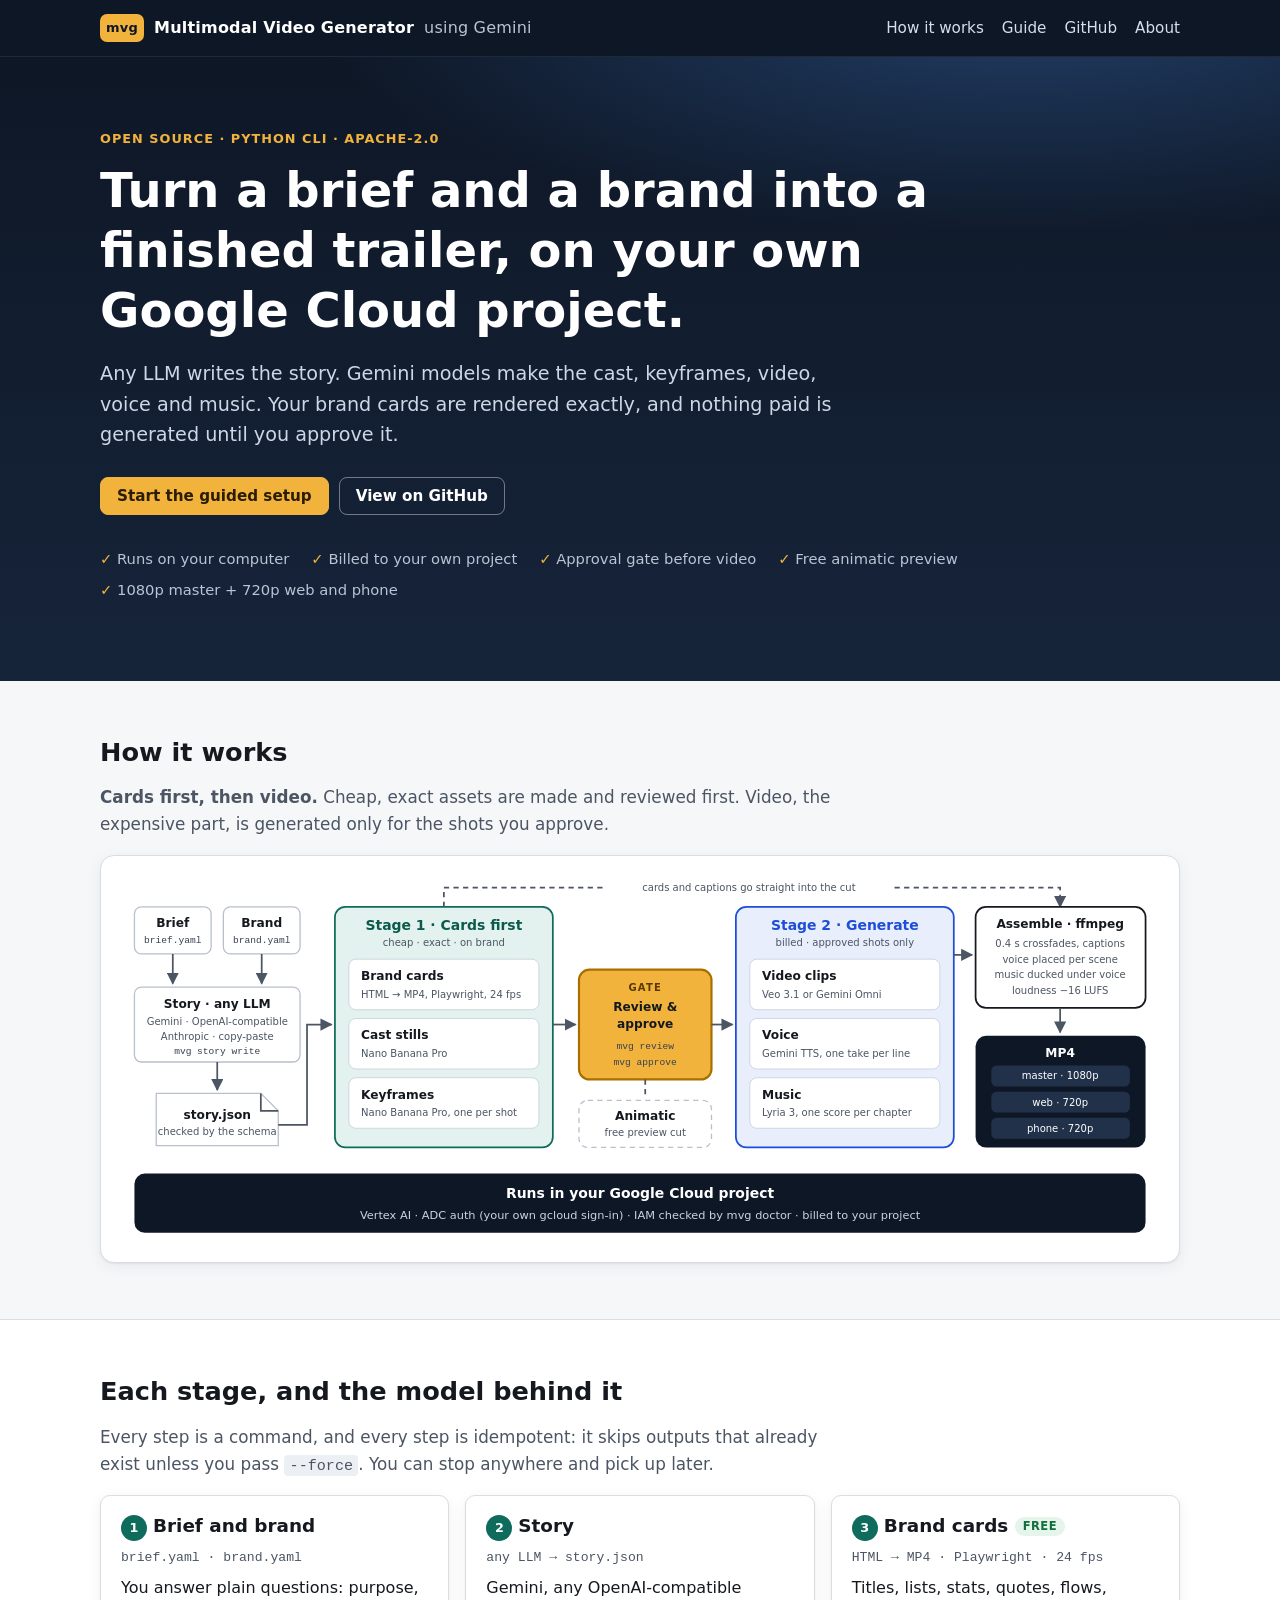
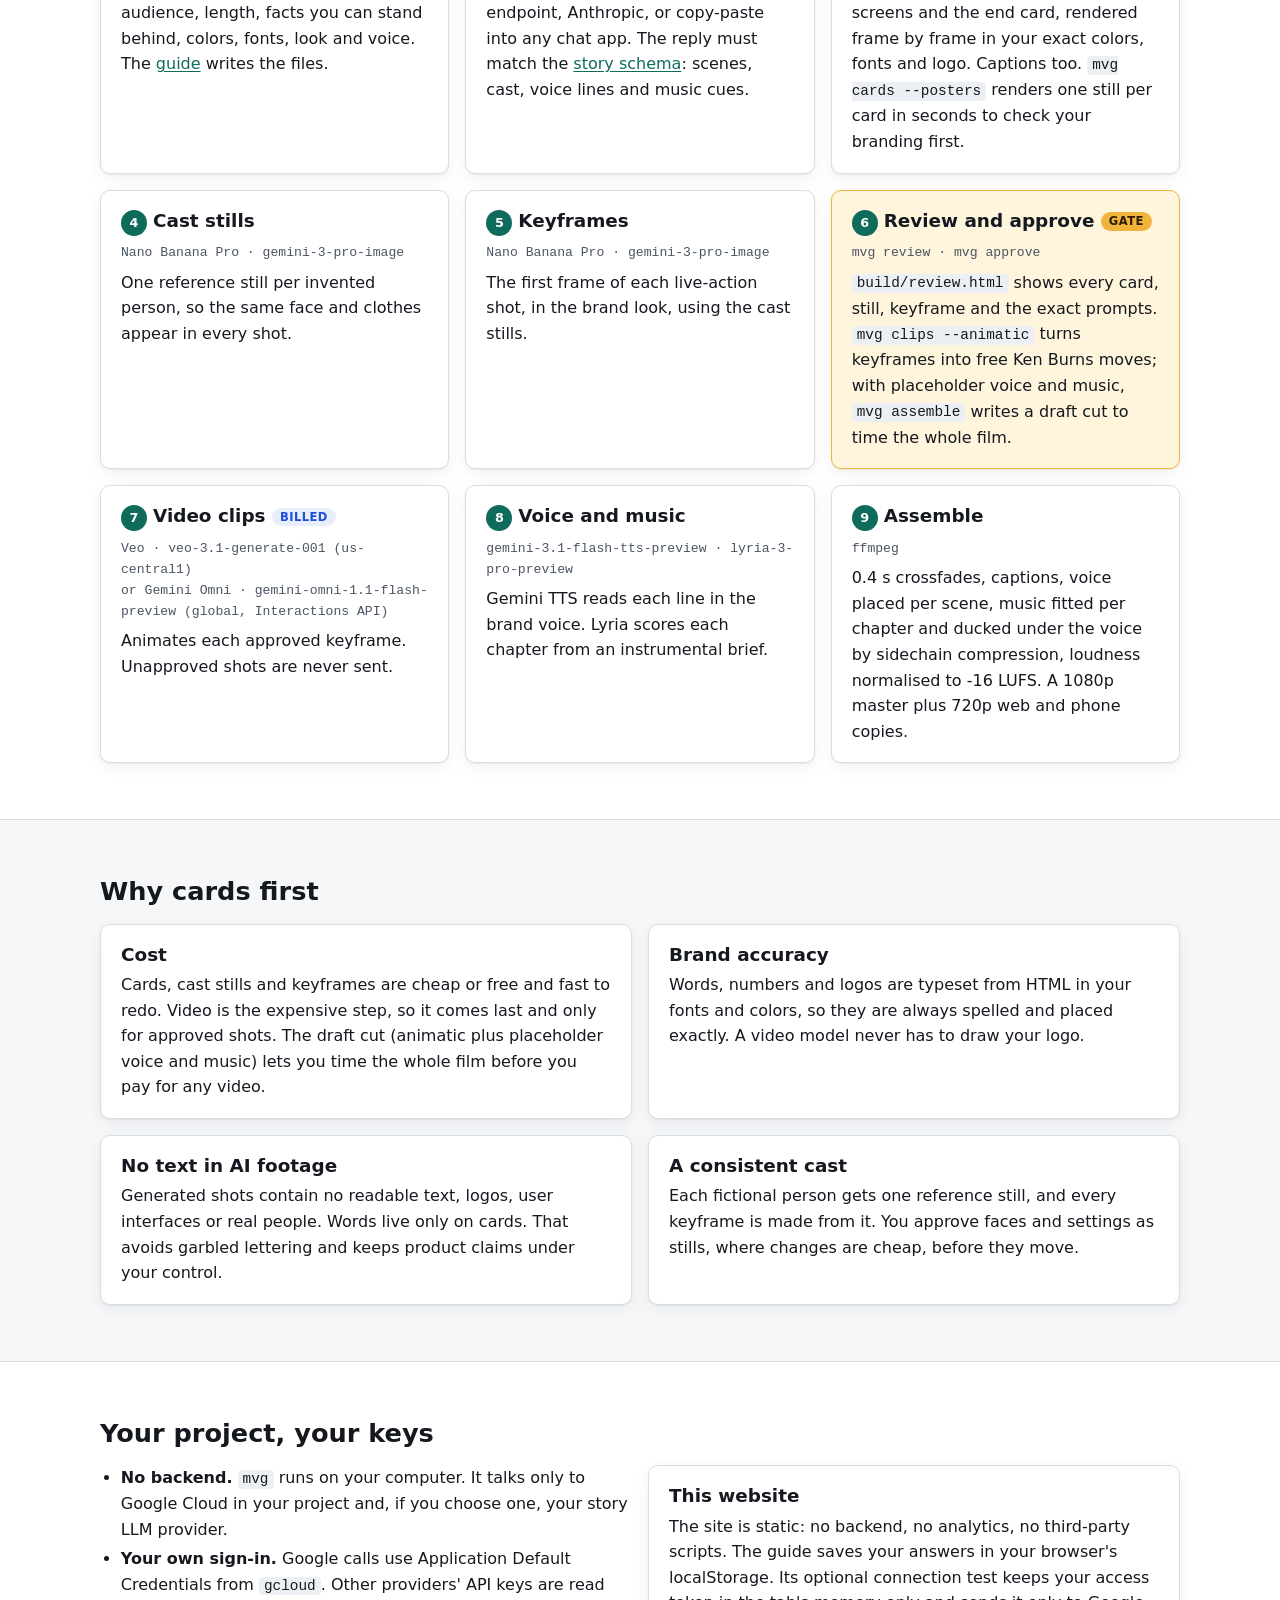
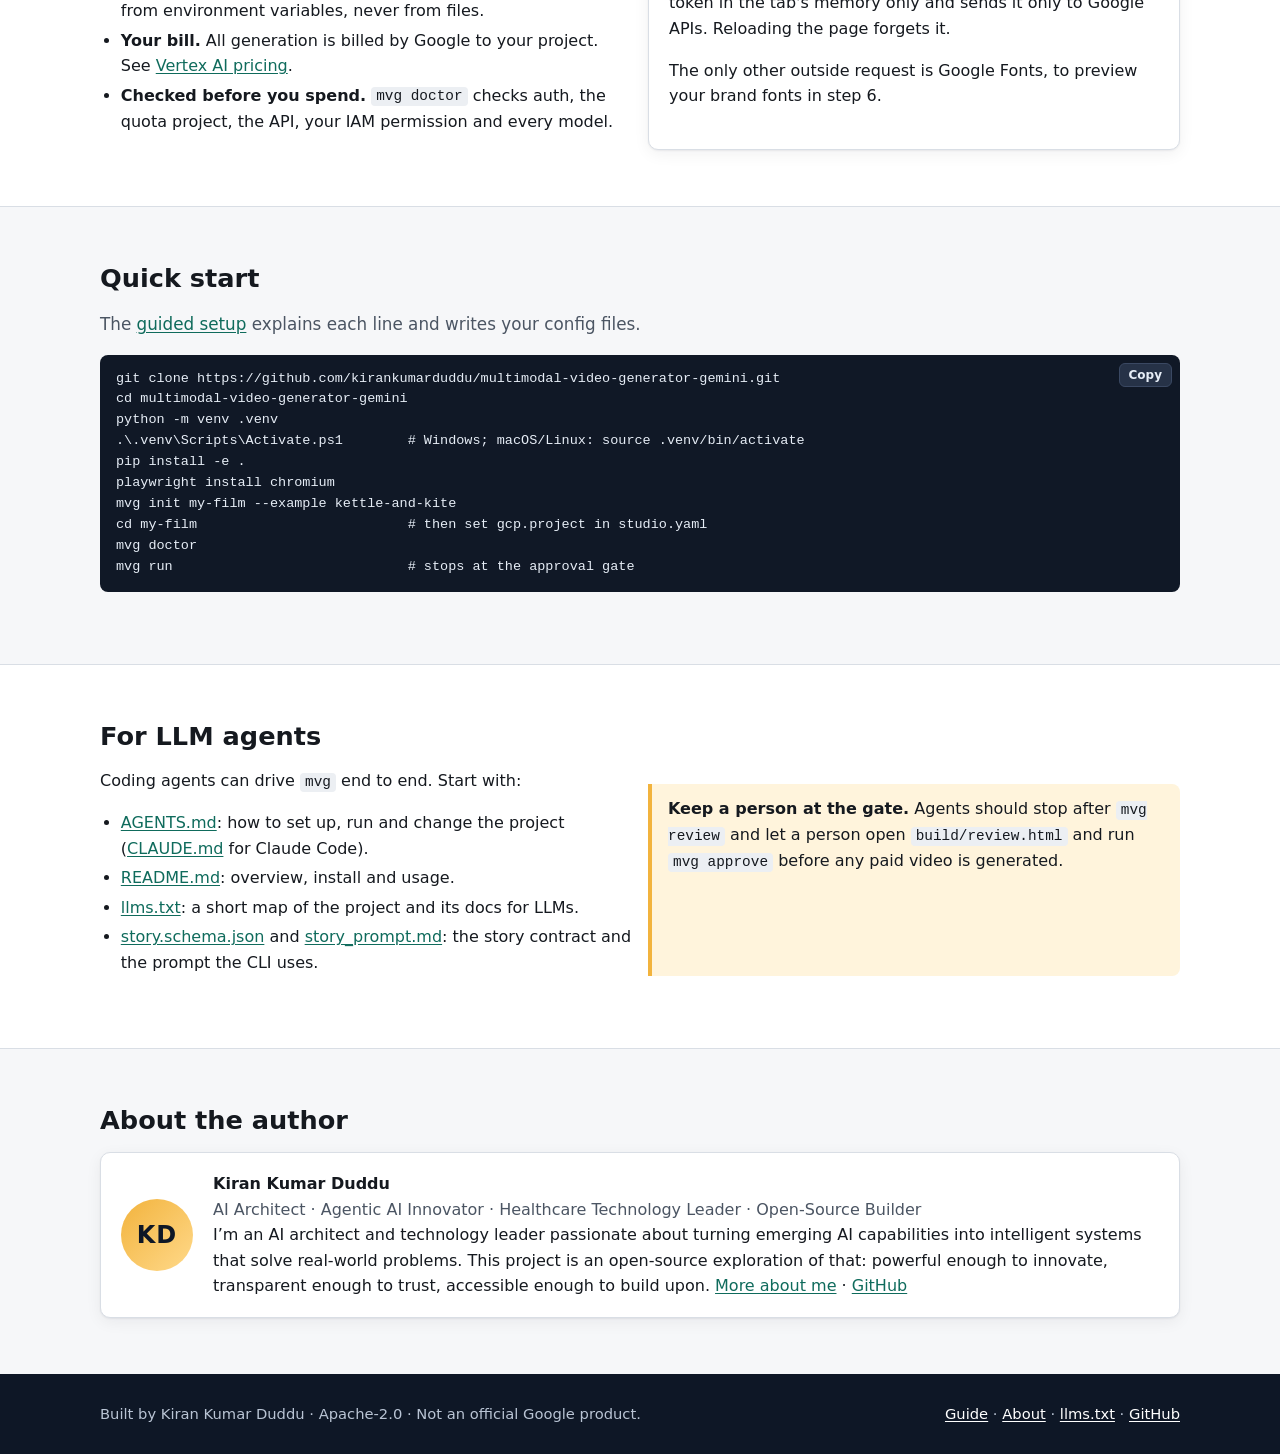
<file: docs/index.html>
<!doctype html>
<html lang="en">
<head>
<meta charset="utf-8">
<meta name="viewport" content="width=device-width, initial-scale=1">
<meta http-equiv="Content-Security-Policy" content="default-src 'self'; script-src 'self'; style-src 'self'; img-src 'self' data:; connect-src 'self'; object-src 'none'; base-uri 'self'; form-action 'none'">
<meta name="referrer" content="no-referrer">
<title>Multimodal Video Generator using Gemini</title>
<meta name="description" content="A self-serve Python CLI that turns a brief and a brand into a finished trailer on your own Google Cloud project: cards first, then video.">
<link rel="stylesheet" href="assets/style.css">
<link rel="alternate" type="text/plain" href="llms.txt" title="llms.txt">
<script src="assets/common.js" defer></script>
</head>
<body>
<a class="skip" href="#main">Skip to content</a>
<header class="topbar">
  <div class="wrap topbar-in">
    <a class="logo" href="index.html"><span class="logo-mark" aria-hidden="true">mvg</span><span class="logo-name">Multimodal Video Generator</span> <span class="logo-sub">using Gemini</span></a>
    <nav aria-label="Site">
      <a href="#how">How it works</a>
      <a href="guide.html">Guide</a>
      <a href="https://github.com/kirankumarduddu/multimodal-video-generator-gemini">GitHub</a>
      <a href="about.html">About</a>
    </nav>
  </div>
</header>

<main id="main">
<section class="hero">
  <div class="wrap">
    <div class="eyebrow">Open source · Python CLI · Apache-2.0</div>
    <h1>Turn a brief and a brand into a finished trailer, on your own Google Cloud project.</h1>
    <p class="lead">Any LLM writes the story. Gemini models make the cast, keyframes, video, voice and music. Your brand cards are rendered exactly, and nothing paid is generated until you approve it.</p>
    <div class="btn-row">
      <a class="btn btn-gate" href="guide.html">Start the guided setup</a>
      <a class="btn btn-ghost-light" href="https://github.com/kirankumarduddu/multimodal-video-generator-gemini">View on GitHub</a>
    </div>
    <ul class="hero-facts">
      <li>Runs on your computer</li>
      <li>Billed to your own project</li>
      <li>Approval gate before video</li>
      <li>Free animatic preview</li>
      <li>1080p master + 720p web and phone</li>
    </ul>
  </div>
</section>

<section class="section" id="how">
  <div class="wrap">
    <h2>How it works</h2>
    <p class="section-intro"><strong>Cards first, then video.</strong> Cheap, exact assets are made and reviewed first. Video, the expensive part, is generated only for the shots you approve.</p>
    <div class="diagram-wrap">
      <svg class="diagram" viewBox="0 0 1200 430" role="img" aria-labelledby="dg-title dg-desc">
        <title id="dg-title">Architecture of mvg</title>
        <desc id="dg-desc">The brief and brand go to any LLM, which writes story.json. Stage 1, cards first, renders brand cards, cast stills and keyframes. A review and approve gate follows, with a free animatic preview. Stage 2 generates video clips with Veo or Gemini Omni, voice with Gemini TTS and music with Lyria. ffmpeg assembles the film into a 1080p master and 720p web and phone copies. Everything runs in your Google Cloud project with Vertex AI and ADC authentication, checked by mvg doctor.</desc>
        <defs>
          <marker id="arrow" viewBox="0 0 10 10" refX="9" refY="5" markerWidth="7" markerHeight="7" orient="auto-start-reverse">
            <path d="M0,0 L10,5 L0,10 z" class="dg-arrowhead"></path>
          </marker>
        </defs>

        <!-- cards bypass to assemble -->
        <path d="M375,40 V18 H1082 V40" class="dg-line dg-dash dg-arrow"></path>
        <rect x="560" y="8" width="330" height="20" rx="4" class="dg-label-bg"></rect>
        <text x="725" y="22" text-anchor="middle" class="dg-ts">cards and captions go straight into the cut</text>

        <!-- left: write -->
        <rect x="20" y="40" width="88" height="54" rx="8" class="dg-box"></rect>
        <text x="64" y="63" text-anchor="middle" class="dg-t dg-tb">Brief</text>
        <text x="64" y="81" text-anchor="middle" class="dg-tm">brief.yaml</text>
        <rect x="122" y="40" width="88" height="54" rx="8" class="dg-box"></rect>
        <text x="166" y="63" text-anchor="middle" class="dg-t dg-tb">Brand</text>
        <text x="166" y="81" text-anchor="middle" class="dg-tm">brand.yaml</text>
        <path d="M64,94 V128" class="dg-line dg-arrow"></path>
        <path d="M166,94 V128" class="dg-line dg-arrow"></path>
        <rect x="20" y="132" width="190" height="86" rx="8" class="dg-box"></rect>
        <text x="115" y="156" text-anchor="middle" class="dg-t dg-tb">Story · any LLM</text>
        <text x="115" y="176" text-anchor="middle" class="dg-ts">Gemini · OpenAI-compatible</text>
        <text x="115" y="193" text-anchor="middle" class="dg-ts">Anthropic · copy-paste</text>
        <text x="115" y="209" text-anchor="middle" class="dg-tm">mvg story write</text>
        <path d="M115,218 V250" class="dg-line dg-arrow"></path>
        <path d="M45,254 H165 L185,274 V314 H45 Z" class="dg-box"></path>
        <path d="M165,254 V274 H185" class="dg-line"></path>
        <text x="115" y="283" text-anchor="middle" class="dg-t dg-tb">story.json</text>
        <text x="115" y="302" text-anchor="middle" class="dg-ts">checked by the schema</text>
        <path d="M185,290 H218 V175 H246" class="dg-line dg-arrow"></path>

        <!-- stage 1 -->
        <rect x="250" y="40" width="250" height="276" rx="12" class="dg-s1"></rect>
        <text x="375" y="66" text-anchor="middle" class="dg-h dg-c1">Stage 1 · Cards first</text>
        <text x="375" y="85" text-anchor="middle" class="dg-ts">cheap · exact · on brand</text>
        <rect x="266" y="100" width="218" height="58" rx="8" class="dg-item"></rect>
        <text x="280" y="124" class="dg-t dg-tb">Brand cards</text>
        <text x="280" y="144" class="dg-ts">HTML → MP4, Playwright, 24 fps</text>
        <rect x="266" y="168" width="218" height="58" rx="8" class="dg-item"></rect>
        <text x="280" y="192" class="dg-t dg-tb">Cast stills</text>
        <text x="280" y="212" class="dg-ts">Nano Banana Pro</text>
        <rect x="266" y="236" width="218" height="58" rx="8" class="dg-item"></rect>
        <text x="280" y="260" class="dg-t dg-tb">Keyframes</text>
        <text x="280" y="280" class="dg-ts">Nano Banana Pro, one per shot</text>
        <path d="M500,175 H526" class="dg-line dg-arrow"></path>

        <!-- gate -->
        <rect x="530" y="112" width="152" height="126" rx="12" class="dg-gate"></rect>
        <text x="606" y="137" text-anchor="middle" class="dg-ts dg-gate-ink">GATE</text>
        <text x="606" y="160" text-anchor="middle" class="dg-t dg-tb">Review &amp;</text>
        <text x="606" y="179" text-anchor="middle" class="dg-t dg-tb">approve</text>
        <text x="606" y="203" text-anchor="middle" class="dg-tm">mvg review</text>
        <text x="606" y="221" text-anchor="middle" class="dg-tm">mvg approve</text>
        <path d="M606,238 V260" class="dg-line dg-dash"></path>
        <rect x="530" y="262" width="152" height="54" rx="10" class="dg-box dg-dash"></rect>
        <text x="606" y="284" text-anchor="middle" class="dg-t dg-tb">Animatic</text>
        <text x="606" y="303" text-anchor="middle" class="dg-ts">free preview cut</text>
        <path d="M682,175 H706" class="dg-line dg-arrow"></path>

        <!-- stage 2 -->
        <rect x="710" y="40" width="250" height="276" rx="12" class="dg-s2"></rect>
        <text x="835" y="66" text-anchor="middle" class="dg-h dg-c2">Stage 2 · Generate</text>
        <text x="835" y="85" text-anchor="middle" class="dg-ts">billed · approved shots only</text>
        <rect x="726" y="100" width="218" height="58" rx="8" class="dg-item"></rect>
        <text x="740" y="124" class="dg-t dg-tb">Video clips</text>
        <text x="740" y="144" class="dg-ts">Veo 3.1 or Gemini Omni</text>
        <rect x="726" y="168" width="218" height="58" rx="8" class="dg-item"></rect>
        <text x="740" y="192" class="dg-t dg-tb">Voice</text>
        <text x="740" y="212" class="dg-ts">Gemini TTS, one take per line</text>
        <rect x="726" y="236" width="218" height="58" rx="8" class="dg-item"></rect>
        <text x="740" y="260" class="dg-t dg-tb">Music</text>
        <text x="740" y="280" class="dg-ts">Lyria 3, one score per chapter</text>
        <path d="M960,95 H981" class="dg-line dg-arrow"></path>

        <!-- assemble + output -->
        <rect x="985" y="40" width="195" height="116" rx="12" class="dg-box dg-strong"></rect>
        <text x="1082" y="64" text-anchor="middle" class="dg-t dg-tb">Assemble · ffmpeg</text>
        <text x="1082" y="86" text-anchor="middle" class="dg-ts">0.4 s crossfades, captions</text>
        <text x="1082" y="104" text-anchor="middle" class="dg-ts">voice placed per scene</text>
        <text x="1082" y="122" text-anchor="middle" class="dg-ts">music ducked under voice</text>
        <text x="1082" y="140" text-anchor="middle" class="dg-ts">loudness −16 LUFS</text>
        <path d="M1082,156 V184" class="dg-line dg-arrow"></path>
        <rect x="985" y="188" width="195" height="128" rx="12" class="dg-dark"></rect>
        <text x="1082" y="212" text-anchor="middle" class="dg-t dg-tb dg-tw">MP4</text>
        <rect x="1003" y="222" width="159" height="24" rx="6" class="dg-pill"></rect>
        <text x="1082" y="238" text-anchor="middle" class="dg-ts dg-tw">master · 1080p</text>
        <rect x="1003" y="252" width="159" height="24" rx="6" class="dg-pill"></rect>
        <text x="1082" y="268" text-anchor="middle" class="dg-ts dg-tw">web · 720p</text>
        <rect x="1003" y="282" width="159" height="24" rx="6" class="dg-pill"></rect>
        <text x="1082" y="298" text-anchor="middle" class="dg-ts dg-tw">phone · 720p</text>

        <!-- bottom band -->
        <rect x="20" y="346" width="1160" height="68" rx="12" class="dg-dark"></rect>
        <text x="600" y="374" text-anchor="middle" class="dg-h dg-tw">Runs in your Google Cloud project</text>
        <text x="600" y="398" text-anchor="middle" class="dg-ts dg-tw2">Vertex AI · ADC auth (your own gcloud sign-in) · IAM checked by mvg doctor · billed to your project</text>
      </svg>
    </div>
  </div>
</section>

<section class="section alt" id="stages">
  <div class="wrap">
    <h2>Each stage, and the model behind it</h2>
    <p class="section-intro">Every step is a command, and every step is idempotent: it skips outputs that already exist unless you pass <code>--force</code>. You can stop anywhere and pick up later.</p>
    <div class="grid grid-3">
      <div class="card"><h3><span class="stage-num">1</span>Brief and brand</h3><span class="model">brief.yaml · brand.yaml</span><p>You answer plain questions: purpose, audience, length, facts you can stand behind, colors, fonts, look and voice. The <a href="guide.html#brief">guide</a> writes the files.</p></div>
      <div class="card"><h3><span class="stage-num">2</span>Story</h3><span class="model">any LLM → story.json</span><p>Gemini, any OpenAI-compatible endpoint, Anthropic, or copy-paste into any chat app. The reply must match the <a href="assets/story.schema.json">story schema</a>: scenes, cast, voice lines and music cues.</p></div>
      <div class="card"><h3><span class="stage-num">3</span>Brand cards <span class="tag tag-free">free</span></h3><span class="model">HTML → MP4 · Playwright · 24 fps</span><p>Titles, lists, stats, quotes, flows, screens and the end card, rendered frame by frame in your exact colors, fonts and logo. Captions too. <code>mvg cards --posters</code> renders one still per card in seconds to check your branding first.</p></div>
      <div class="card"><h3><span class="stage-num">4</span>Cast stills</h3><span class="model">Nano Banana Pro · gemini-3-pro-image</span><p>One reference still per invented person, so the same face and clothes appear in every shot.</p></div>
      <div class="card"><h3><span class="stage-num">5</span>Keyframes</h3><span class="model">Nano Banana Pro · gemini-3-pro-image</span><p>The first frame of each live-action shot, in the brand look, using the cast stills.</p></div>
      <div class="card gate"><h3><span class="stage-num">6</span>Review and approve <span class="tag tag-gate">gate</span></h3><span class="model">mvg review · mvg approve</span><p><code>build/review.html</code> shows every card, still, keyframe and the exact prompts. <code>mvg clips --animatic</code> turns keyframes into free Ken Burns moves; with placeholder voice and music, <code>mvg assemble</code> writes a draft cut to time the whole film.</p></div>
      <div class="card"><h3><span class="stage-num">7</span>Video clips <span class="tag tag-billed">billed</span></h3><span class="model">Veo · veo-3.1-generate-001 (us-central1)<br>or Gemini Omni · gemini-omni-1.1-flash-preview (global, Interactions API)</span><p>Animates each approved keyframe. Unapproved shots are never sent.</p></div>
      <div class="card"><h3><span class="stage-num">8</span>Voice and music</h3><span class="model">gemini-3.1-flash-tts-preview · lyria-3-pro-preview</span><p>Gemini TTS reads each line in the brand voice. Lyria scores each chapter from an instrumental brief.</p></div>
      <div class="card"><h3><span class="stage-num">9</span>Assemble</h3><span class="model">ffmpeg</span><p>0.4 s crossfades, captions, voice placed per scene, music fitted per chapter and ducked under the voice by sidechain compression, loudness normalised to -16 LUFS. A 1080p master plus 720p web and phone copies.</p></div>
    </div>
  </div>
</section>

<section class="section" id="why">
  <div class="wrap">
    <h2>Why cards first</h2>
    <div class="grid grid-2">
      <div class="card"><h3>Cost</h3><p>Cards, cast stills and keyframes are cheap or free and fast to redo. Video is the expensive step, so it comes last and only for approved shots. The draft cut (animatic plus placeholder voice and music) lets you time the whole film before you pay for any video.</p></div>
      <div class="card"><h3>Brand accuracy</h3><p>Words, numbers and logos are typeset from HTML in your fonts and colors, so they are always spelled and placed exactly. A video model never has to draw your logo.</p></div>
      <div class="card"><h3>No text in AI footage</h3><p>Generated shots contain no readable text, logos, user interfaces or real people. Words live only on cards. That avoids garbled lettering and keeps product claims under your control.</p></div>
      <div class="card"><h3>A consistent cast</h3><p>Each fictional person gets one reference still, and every keyframe is made from it. You approve faces and settings as stills, where changes are cheap, before they move.</p></div>
    </div>
  </div>
</section>

<section class="section alt" id="yours">
  <div class="wrap">
    <h2>Your project, your keys</h2>
    <div class="grid grid-2">
      <div>
        <ul>
          <li><strong>No backend.</strong> <code>mvg</code> runs on your computer. It talks only to Google Cloud in your project and, if you choose one, your story LLM provider.</li>
          <li><strong>Your own sign-in.</strong> Google calls use Application Default Credentials from <code>gcloud</code>. Other providers' API keys are read from environment variables, never from files.</li>
          <li><strong>Your bill.</strong> All generation is billed by Google to your project. See <a href="https://cloud.google.com/vertex-ai/generative-ai/pricing">Vertex AI pricing</a>.</li>
          <li><strong>Checked before you spend.</strong> <code>mvg doctor</code> checks auth, the quota project, the API, your IAM permission and every model.</li>
        </ul>
      </div>
      <div class="card">
        <h3>This website</h3>
        <p>The site is static: no backend, no analytics, no third-party scripts. The guide saves your answers in your browser's localStorage. Its optional connection test keeps your access token in the tab's memory only and sends it only to Google APIs. Reloading the page forgets it.</p>
        <p>The only other outside request is Google Fonts, to preview your brand fonts in step 6.</p>
      </div>
    </div>
  </div>
</section>

<section class="section" id="quickstart">
  <div class="wrap">
    <h2>Quick start</h2>
    <p class="section-intro">The <a href="guide.html">guided setup</a> explains each line and writes your config files.</p>
    <div class="code"><pre><code>git clone https://github.com/kirankumarduddu/multimodal-video-generator-gemini.git
cd multimodal-video-generator-gemini
python -m venv .venv
.\.venv\Scripts\Activate.ps1        # Windows; macOS/Linux: source .venv/bin/activate
pip install -e .
playwright install chromium
mvg init my-film --example kettle-and-kite
cd my-film                          # then set gcp.project in studio.yaml
mvg doctor
mvg run                             # stops at the approval gate</code></pre></div>
  </div>
</section>

<section class="section alt" id="agents">
  <div class="wrap">
    <h2>For LLM agents</h2>
    <div class="grid grid-2">
      <div>
        <p>Coding agents can drive <code>mvg</code> end to end. Start with:</p>
        <ul>
          <li><a href="https://github.com/kirankumarduddu/multimodal-video-generator-gemini/blob/main/AGENTS.md">AGENTS.md</a>: how to set up, run and change the project (<a href="https://github.com/kirankumarduddu/multimodal-video-generator-gemini/blob/main/CLAUDE.md">CLAUDE.md</a> for Claude Code).</li>
          <li><a href="https://github.com/kirankumarduddu/multimodal-video-generator-gemini/blob/main/README.md">README.md</a>: overview, install and usage.</li>
          <li><a href="llms.txt">llms.txt</a>: a short map of the project and its docs for LLMs.</li>
          <li><a href="assets/story.schema.json">story.schema.json</a> and <a href="assets/story_prompt.md">story_prompt.md</a>: the story contract and the prompt the CLI uses.</li>
        </ul>
      </div>
      <div class="callout gate">
        <p><strong>Keep a person at the gate.</strong> Agents should stop after <code>mvg review</code> and let a person open <code>build/review.html</code> and run <code>mvg approve</code> before any paid video is generated.</p>
      </div>
    </div>
  </div>
</section>

<section class="section" id="author">
  <div class="wrap">
    <h2>About the author</h2>
    <div class="card author">
      <div class="monogram small" aria-hidden="true">KD</div>
      <div>
        <p><strong>Kiran Kumar Duddu</strong></p>
        <p class="role">AI Architect · Agentic AI Innovator · Healthcare Technology Leader · Open-Source Builder</p>
        <p>I’m an AI architect and technology leader passionate about turning emerging AI capabilities into intelligent systems that solve real-world problems. This project is an open-source exploration of that: powerful enough to innovate, transparent enough to trust, accessible enough to build upon. <a href="about.html">More about me</a> · <a href="https://github.com/kirankumarduddu">GitHub</a></p>
      </div>
    </div>
  </div>
</section>
</main>

<footer class="footer">
  <div class="wrap footer-in">
    <span>Built by Kiran Kumar Duddu · Apache-2.0 · Not an official Google product.</span>
    <span><a href="guide.html">Guide</a> · <a href="about.html">About</a> · <a href="llms.txt">llms.txt</a> · <a href="https://github.com/kirankumarduddu/multimodal-video-generator-gemini">GitHub</a></span>
  </div>
</footer>
</body>
</html>
</file>
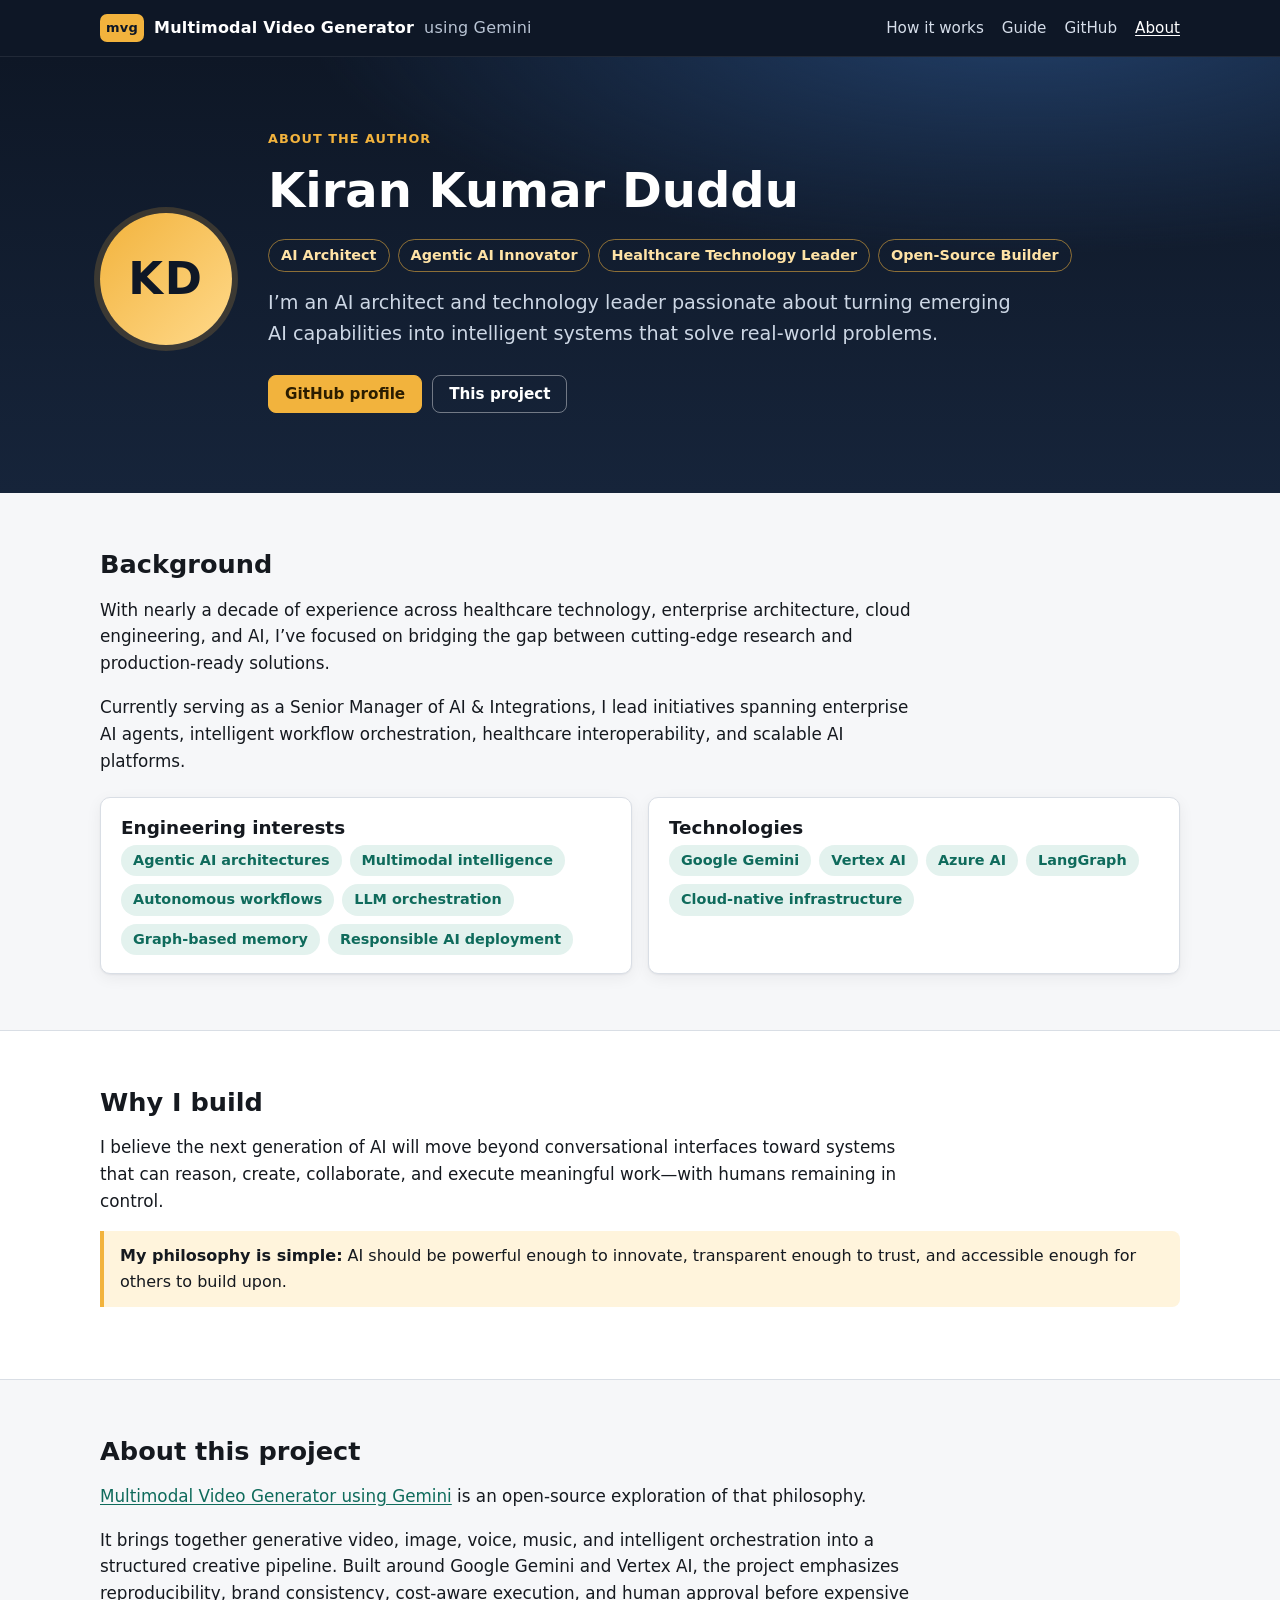
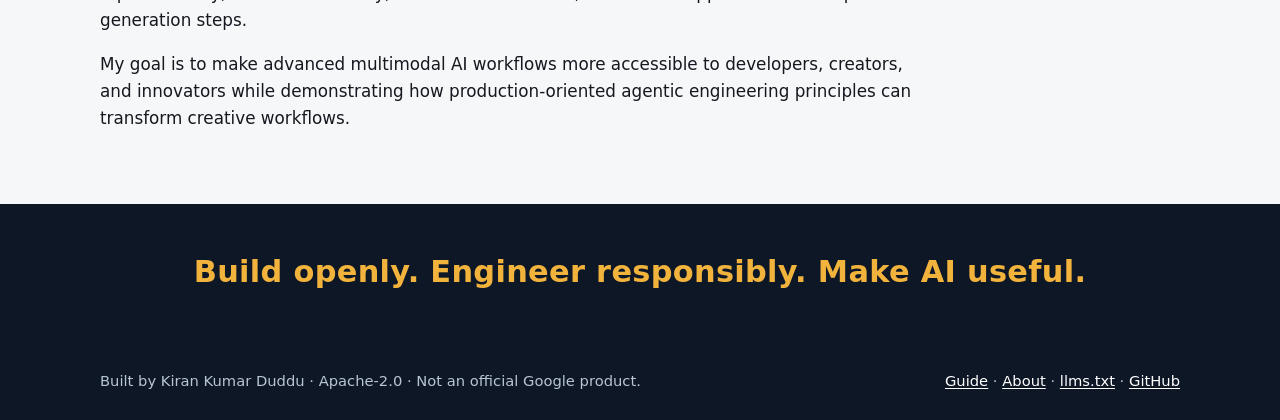
<file: docs/about.html>
<!doctype html>
<html lang="en">
<head>
<meta charset="utf-8">
<meta name="viewport" content="width=device-width, initial-scale=1">
<meta http-equiv="Content-Security-Policy" content="default-src 'self'; script-src 'self'; style-src 'self'; img-src 'self' data:; connect-src 'self'; object-src 'none'; base-uri 'self'; form-action 'none'">
<meta name="referrer" content="no-referrer">
<title>About · Kiran Kumar Duddu · Multimodal Video Generator</title>
<meta name="description" content="Kiran Kumar Duddu: AI Architect, Agentic AI Innovator, Healthcare Technology Leader and Open-Source Builder.">
<link rel="stylesheet" href="assets/style.css">
<script src="assets/common.js" defer></script>
</head>
<body>
<a class="skip" href="#main">Skip to content</a>
<header class="topbar">
  <div class="wrap topbar-in">
    <a class="logo" href="index.html"><span class="logo-mark" aria-hidden="true">mvg</span><span class="logo-name">Multimodal Video Generator</span> <span class="logo-sub">using Gemini</span></a>
    <nav aria-label="Site">
      <a href="index.html#how">How it works</a>
      <a href="guide.html">Guide</a>
      <a href="https://github.com/kirankumarduddu/multimodal-video-generator-gemini">GitHub</a>
      <a href="about.html" aria-current="page">About</a>
    </nav>
  </div>
</header>

<main id="main">
<section class="hero about-hero">
  <div class="wrap about-hero-in">
    <div class="monogram" aria-hidden="true">KD</div>
    <div>
      <div class="eyebrow">About the author</div>
      <h1>Kiran Kumar Duddu</h1>
      <ul class="focus roles">
        <li>AI Architect</li>
        <li>Agentic AI Innovator</li>
        <li>Healthcare Technology Leader</li>
        <li>Open-Source Builder</li>
      </ul>
      <p class="lead">I’m an AI architect and technology leader passionate about turning emerging AI capabilities into intelligent systems that solve real-world problems.</p>
      <div class="btn-row">
        <a class="btn btn-gate" href="https://github.com/kirankumarduddu">GitHub profile</a>
        <a class="btn btn-ghost-light" href="index.html">This project</a>
      </div>
    </div>
  </div>
</section>

<section class="section">
  <div class="wrap prose">
    <h2>Background</h2>
    <p>With nearly a decade of experience across healthcare technology, enterprise architecture, cloud engineering, and AI, I’ve focused on bridging the gap between cutting-edge research and production-ready solutions.</p>
    <p>Currently serving as a Senior Manager of AI &amp; Integrations, I lead initiatives spanning enterprise AI agents, intelligent workflow orchestration, healthcare interoperability, and scalable AI platforms.</p>
    <div class="grid grid-2 about-tags">
      <div class="card">
        <h3>Engineering interests</h3>
        <ul class="pills">
          <li>Agentic AI architectures</li>
          <li>Multimodal intelligence</li>
          <li>Autonomous workflows</li>
          <li>LLM orchestration</li>
          <li>Graph-based memory</li>
          <li>Responsible AI deployment</li>
        </ul>
      </div>
      <div class="card">
        <h3>Technologies</h3>
        <ul class="pills">
          <li>Google Gemini</li>
          <li>Vertex AI</li>
          <li>Azure AI</li>
          <li>LangGraph</li>
          <li>Cloud-native infrastructure</li>
        </ul>
      </div>
    </div>
  </div>
</section>

<section class="section alt">
  <div class="wrap prose">
    <h2>Why I build</h2>
    <p>I believe the next generation of AI will move beyond conversational interfaces toward systems that can reason, create, collaborate, and execute meaningful work—with humans remaining in control.</p>
    <div class="callout gate">
      <p><strong>My philosophy is simple:</strong> AI should be powerful enough to innovate, transparent enough to trust, and accessible enough for others to build upon.</p>
    </div>
  </div>
</section>

<section class="section">
  <div class="wrap prose">
    <h2>About this project</h2>
    <p><a href="index.html">Multimodal Video Generator using Gemini</a> is an open-source exploration of that philosophy.</p>
    <p>It brings together generative video, image, voice, music, and intelligent orchestration into a structured creative pipeline. Built around Google Gemini and Vertex AI, the project emphasizes reproducibility, brand consistency, cost-aware execution, and human approval before expensive generation steps.</p>
    <p>My goal is to make advanced multimodal AI workflows more accessible to developers, creators, and innovators while demonstrating how production-oriented agentic engineering principles can transform creative workflows.</p>
  </div>
</section>

<section class="motto">
  <div class="wrap">
    <p>Build openly. Engineer responsibly. Make AI useful.</p>
  </div>
</section>
</main>

<footer class="footer">
  <div class="wrap footer-in">
    <span>Built by Kiran Kumar Duddu · Apache-2.0 · Not an official Google product.</span>
    <span><a href="guide.html">Guide</a> · <a href="about.html">About</a> · <a href="llms.txt">llms.txt</a> · <a href="https://github.com/kirankumarduddu/multimodal-video-generator-gemini">GitHub</a></span>
  </div>
</footer>
</body>
</html>
</file>
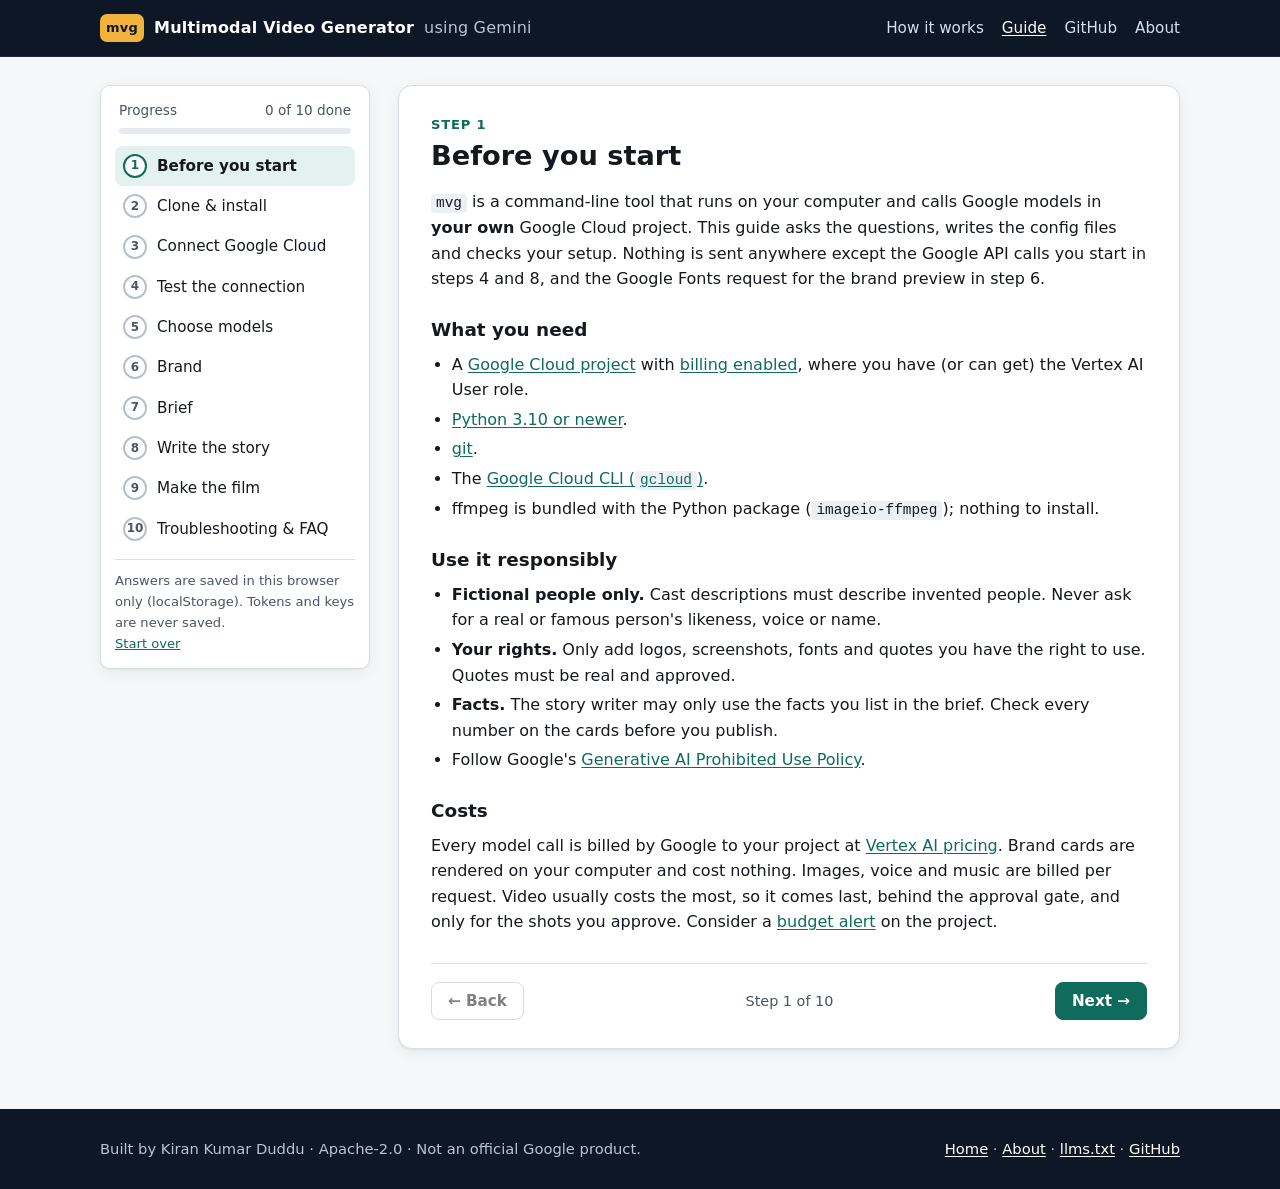
<file: docs/guide.html>
<!doctype html>
<html lang="en">
<head>
<meta charset="utf-8">
<meta name="viewport" content="width=device-width, initial-scale=1">
<meta http-equiv="Content-Security-Policy" content="default-src 'self'; script-src 'self'; style-src 'self' https://fonts.googleapis.com; font-src https://fonts.gstatic.com; img-src 'self' data:; connect-src 'self' https://oauth2.googleapis.com https://serviceusage.googleapis.com https://cloudresourcemanager.googleapis.com https://aiplatform.googleapis.com; object-src 'none'; base-uri 'self'; form-action 'none'">
<meta name="referrer" content="no-referrer">
<title>Guided setup · Multimodal Video Generator using Gemini</title>
<meta name="description" content="Step-by-step setup for mvg: install, connect your Google Cloud project, test it, choose models, describe your brand and brief, write and check the story, and make the film.">
<link rel="stylesheet" href="assets/style.css">
<script src="assets/common.js" defer></script>
<script src="assets/story-check.js" defer></script>
<script src="assets/guide-data.js" defer></script>
<script src="assets/yaml.js" defer></script>
<script src="assets/gcp.js" defer></script>
<script src="assets/steps.js" defer></script>
<script src="assets/app.js" defer></script>
</head>
<body>
<a class="skip" href="#main">Skip to content</a>
<header class="topbar">
  <div class="wrap topbar-in">
    <a class="logo" href="index.html"><span class="logo-mark" aria-hidden="true">mvg</span><span class="logo-name">Multimodal Video Generator</span> <span class="logo-sub">using Gemini</span></a>
    <nav aria-label="Site">
      <a href="index.html#how">How it works</a>
      <a href="guide.html" aria-current="page">Guide</a>
      <a href="https://github.com/kirankumarduddu/multimodal-video-generator-gemini">GitHub</a>
      <a href="about.html">About</a>
    </nav>
  </div>
</header>

<div class="wrap guide">
  <aside class="sidebar" id="sidebar" aria-label="Steps">
    <button type="button" class="btn sidebar-toggle" id="sidebar-toggle" aria-expanded="false" aria-controls="step-list">
      <span id="sidebar-toggle-label">Steps</span><span aria-hidden="true">▾</span>
    </button>
    <div class="progress">
      <div class="progress-label"><span>Progress</span><span id="progress-text">0 of 10</span></div>
      <div class="progress-bar" role="progressbar" aria-label="Steps done" aria-valuemin="0" aria-valuemax="10" aria-valuenow="0" id="progress-bar"><div class="progress-fill" id="progress-fill"></div></div>
    </div>
    <ol class="steps" id="step-list"></ol>
    <div class="sidebar-foot">
      Answers are saved in this browser only (localStorage). Tokens and keys are never saved.
      <br><button type="button" class="linkbtn" id="reset-all">Start over</button>
    </div>
  </aside>

  <main class="panel" id="main" tabindex="-1">

  <!-- 1 -->
  <section class="step" data-step="before" data-title="Before you start" hidden>
    <div class="step-kicker">Step 1</div>
    <h2>Before you start</h2>
    <p><code>mvg</code> is a command-line tool that runs on your computer and calls Google models in <strong>your own</strong> Google Cloud project. This guide asks the questions, writes the config files and checks your setup. Nothing is sent anywhere except the Google API calls you start in steps 4 and 8, and the Google Fonts request for the brand preview in step 6.</p>
    <h3>What you need</h3>
    <ul>
      <li>A <a href="https://console.cloud.google.com/projectcreate">Google Cloud project</a> with <a href="https://console.cloud.google.com/billing">billing enabled</a>, where you have (or can get) the Vertex AI User role.</li>
      <li><a href="https://www.python.org/downloads/">Python 3.10 or newer</a>.</li>
      <li><a href="https://git-scm.com/downloads">git</a>.</li>
      <li>The <a href="https://cloud.google.com/sdk/docs/install">Google Cloud CLI (<code>gcloud</code>)</a>.</li>
      <li>ffmpeg is bundled with the Python package (<code>imageio-ffmpeg</code>); nothing to install.</li>
    </ul>
    <h3>Use it responsibly</h3>
    <ul>
      <li><strong>Fictional people only.</strong> Cast descriptions must describe invented people. Never ask for a real or famous person's likeness, voice or name.</li>
      <li><strong>Your rights.</strong> Only add logos, screenshots, fonts and quotes you have the right to use. Quotes must be real and approved.</li>
      <li><strong>Facts.</strong> The story writer may only use the facts you list in the brief. Check every number on the cards before you publish.</li>
      <li>Follow Google's <a href="https://policies.google.com/terms/generative-ai/use-policy">Generative AI Prohibited Use Policy</a>.</li>
    </ul>
    <h3>Costs</h3>
    <p>Every model call is billed by Google to your project at <a href="https://cloud.google.com/vertex-ai/generative-ai/pricing">Vertex AI pricing</a>. Brand cards are rendered on your computer and cost nothing. Images, voice and music are billed per request. Video usually costs the most, so it comes last, behind the approval gate, and only for the shots you approve. Consider a <a href="https://cloud.google.com/billing/docs/how-to/budgets">budget alert</a> on the project.</p>
  </section>

  <!-- 2 -->
  <section class="step" data-step="install" data-title="Clone &amp; install" hidden>
    <div class="step-kicker">Step 2</div>
    <h2>Clone and install</h2>
    <p>Pick your system. The commands below update to match.</p>
    <div class="seg os-toggle" role="group" aria-label="Operating system">
      <button type="button" data-os="windows" aria-pressed="false">Windows (PowerShell)</button>
      <button type="button" data-os="unix" aria-pressed="false">macOS / Linux</button>
    </div>
    <div class="code"><pre><code data-gen="install"></code></pre></div>
    <ul>
      <li><code>pip install -e .</code> installs the <code>mvg</code> command (package <code>mvgen</code>) into the virtual environment.</li>
      <li><code>playwright install chromium</code> downloads the headless browser that renders brand cards.</li>
      <li data-show="os=windows">If PowerShell blocks <code>Activate.ps1</code>, run <code>Set-ExecutionPolicy -Scope CurrentUser RemoteSigned</code> once, then try again.</li>
      <li data-show="os=unix">If <code>python</code> is not found, use <code>python3</code>.</li>
      <li>Activate the virtual environment again in every new terminal before you run <code>mvg</code>.</li>
      <li>No separate ffmpeg install: <code>pip install -e .</code> brings a bundled ffmpeg through <code>imageio-ffmpeg</code>.</li>
    </ul>
    <h3>Create a project folder</h3>
    <p>Each film lives in its own folder. <code>mvg init</code> creates <code>studio.yaml</code>, <code>brand.yaml</code> and <code>brief.yaml</code>; you will replace them with the files this guide makes.</p>
    <div class="field">
      <label for="f-dir">Folder name</label>
      <input type="text" id="f-dir" data-k="project.dir" class="mono" spellcheck="false" autocomplete="off">
    </div>
    <div class="code"><pre><code data-gen="init"></code></pre></div>
    <p>To start from the example film instead: <code data-gen="initExample"></code>. Every command also accepts <code>-C DIR</code> to point at a project folder from anywhere.</p>
    <details class="faq"><summary>Project folder layout</summary>
<div class="code"><pre><code>studio.yaml   brand.yaml   brief.yaml   story.json   approvals.json
brand/                      logo, fonts, screenshots you add
renders/cast/               cast reference stills
renders/keyframes/          first frame of each live-action shot
renders/clips/              video clips
renders/cards/              brand cards (MP4)
renders/captions/           caption overlays
audio/voice/                one WAV per narration line
audio/music/                score segments
build/                      story_prompt.md, review.html, the finished films</code></pre></div>
    </details>
  </section>

  <!-- 3 -->
  <section class="step" data-step="connect" data-title="Connect Google Cloud" hidden>
    <div class="step-kicker">Step 3</div>
    <h2>Connect Google Cloud</h2>
    <p><code>mvg</code> uses Application Default Credentials (ADC): your own Google sign-in, stored by <code>gcloud</code> on your computer. No service account key is needed.</p>
    <div class="row">
      <div class="field">
        <label for="f-project">Project ID</label>
        <span class="why">The ID, not the name. Find it on the console home page.</span>
        <input type="text" id="f-project" data-k="gcp.project" class="mono" placeholder="my-project-123" spellcheck="false" autocomplete="off">
        <div class="hint" id="hint-project"></div>
      </div>
      <div class="field">
        <label for="f-email">Your Google account email</label>
        <span class="why">The account you sign in to gcloud with.</span>
        <input type="email" id="f-email" data-k="gcp.email" class="mono" placeholder="you@example.com" spellcheck="false" autocomplete="off">
        <div class="hint" id="hint-email"></div>
      </div>
    </div>
    <div class="row">
      <div class="field">
        <label for="f-region">Video region (Veo)</label>
        <span class="why">Veo is served from a region; Gemini 3, TTS and Lyria use <code>global</code>.</span>
        <input type="text" id="f-region" data-k="gcp.region" class="mono" list="regions" spellcheck="false" autocomplete="off">
        <datalist id="regions"><option value="us-central1"></option></datalist>
      </div>
      <div class="field">
        <label for="f-bucket">Cloud Storage output (optional)</label>
        <span class="why">Leave empty to receive videos directly. Or <code>my-bucket</code> / <code>gs://my-bucket/prefix</code> for Veo to write there.</span>
        <input type="text" id="f-bucket" data-k="gcp.bucket" class="mono" placeholder="gs://my-bucket/mvg" spellcheck="false" autocomplete="off">
      </div>
    </div>
    <div class="seg os-toggle" role="group" aria-label="Operating system">
      <button type="button" data-os="windows" aria-pressed="false">Windows (PowerShell)</button>
      <button type="button" data-os="unix" aria-pressed="false">macOS / Linux</button>
    </div>
    <h3>Run these once</h3>
    <div class="code"><pre><code data-gen="gcloud"></code></pre></div>
    <div class="table-wrap"><table>
      <thead><tr><th>Command</th><th>Why</th></tr></thead>
      <tbody>
        <tr><td><code>gcloud auth login</code></td><td>Signs the gcloud CLI in as you.</td></tr>
        <tr><td><code>gcloud config set project</code></td><td>Makes your project the default for gcloud commands.</td></tr>
        <tr><td><code>gcloud services enable aiplatform.googleapis.com</code></td><td>Turns on Vertex AI, which serves every model mvg uses. Needs permission to enable services (Owner, Editor or Service Usage Admin).</td></tr>
        <tr><td><code>gcloud auth application-default login</code></td><td>Creates the ADC credentials that <code>mvg</code> (the Python client) uses.</td></tr>
        <tr><td><code>gcloud auth application-default set-quota-project</code></td><td>Bills API quota for ADC calls to your project. Without it some APIs refuse user credentials.</td></tr>
        <tr><td><code>add-iam-policy-binding</code></td><td>Grants you the two roles below. Only an Owner or IAM admin can run it.</td></tr>
        <tr data-show="gcp.bucket=*"><td><code>storage</code> lines</td><td>Turn on Cloud Storage and let you write to the bucket, because <code>output.gcs_uri</code> is set.</td></tr>
      </tbody>
    </table></div>
    <h3>Permissions and why</h3>
    <div class="table-wrap"><table>
      <thead><tr><th>Role</th><th>Needed for</th></tr></thead>
      <tbody>
        <tr><td><code>roles/aiplatform.user</code><br>Vertex AI User</td><td>Calling the models: story, images, video, voice, music. It contains <code>aiplatform.endpoints.predict</code>, which <code>mvg doctor</code> checks. <strong>Required.</strong></td></tr>
        <tr><td><code>roles/serviceusage.serviceUsageConsumer</code><br>Service Usage Consumer</td><td>Using your project as the ADC quota project (<code>serviceusage.services.use</code>). <strong>Required</strong> unless you already have Owner or Editor.</td></tr>
        <tr><td><code>roles/storage.objectAdmin</code> on the bucket</td><td>Only if you set a Cloud Storage output: Veo writes clips there and mvg downloads them.</td></tr>
      </tbody>
    </table></div>
    <div class="callout">
      <p><strong>Shortcut:</strong> the repo ships setup scripts that run the same steps (sign-in, API, quota project, role grants, and the bucket grant if you give a bucket). Not an owner? Skip the grants and send your admin the message below.</p>
      <div class="code"><pre><code data-gen="setupScript"></code></pre></div>
    </div>
    <h3>Not an owner? Send this to your admin</h3>
    <p>If the <code>add-iam-policy-binding</code> or <code>services enable</code> lines fail with <code>PERMISSION_DENIED</code>, ask a project Owner or IAM admin to run them for you:</p>
    <textarea id="admin-msg" class="mono" rows="12" readonly aria-label="Message for your admin"></textarea>
    <div class="btn-row"><button type="button" class="btn btn-sm" data-copy-from="admin-msg">Copy message</button></div>
  </section>

  <!-- 4 -->
  <section class="step" data-step="test" data-title="Test the connection" hidden>
    <div class="step-kicker">Step 4</div>
    <h2>Test the connection</h2>
    <h3>a. On your computer: <code>mvg doctor</code></h3>
    <p>Run it in your project folder. It checks the tools, your sign-in, the project and every model in <code>studio.yaml</code>.</p>
    <div class="code"><pre><code data-gen="doctor"></code></pre></div>
    <div class="table-wrap"><table>
      <thead><tr><th>Check</th><th>What it means</th><th>If it says FAIL or WARN</th></tr></thead>
      <tbody>
        <tr><td>Python</td><td>Python 3.10 or newer runs mvg.</td><td>Install a newer Python, recreate <code>.venv</code>, <code>pip install -e .</code></td></tr>
        <tr><td>ffmpeg</td><td>The bundled ffmpeg (from <code>imageio-ffmpeg</code>) is found (assembly).</td><td>Reinstall in the venv: <code>pip install -e .</code></td></tr>
        <tr><td>Playwright</td><td>Headless Chromium is installed (cards).</td><td><code>playwright install chromium</code> inside the venv.</td></tr>
        <tr><td>ADC credentials</td><td>Application Default Credentials exist.</td><td><code>gcloud auth application-default login</code></td></tr>
        <tr><td>Quota project</td><td>ADC bills quota to your project.</td><td><code>gcloud auth application-default set-quota-project PROJECT</code>; needs <code>roles/serviceusage.serviceUsageConsumer</code>.</td></tr>
        <tr><td>API enabled</td><td><code>aiplatform.googleapis.com</code> is on.</td><td><code>gcloud services enable aiplatform.googleapis.com</code> (or ask your admin).</td></tr>
        <tr><td>IAM <code>aiplatform.endpoints.predict</code></td><td>You may call models in the project.</td><td>Grant <code>roles/aiplatform.user</code> (step 3).</td></tr>
        <tr><td>Story model</td><td>The story LLM answers a tiny request. For Gemini this is a real call in your project, so it proves access.</td><td>Check <code>models.story</code>: model id, location, provider.</td></tr>
        <tr><td>Image, TTS, video, music models</td><td>Each model id exists (a Vertex AI publisher model lookup). The lookup is not project-scoped, so it does not prove your project can call the model. <code>--deep</code> makes a small TTS and image call, which does.</td><td>404: wrong id or region (Veo is regional, Gemini 3 models are <code>global</code>). If the id exists but a real call fails, your project may need access to that preview model.</td></tr>
        <tr><td>Story LLM key</td><td>For <code>openai</code> or <code>anthropic</code>: the key's environment variable is set.</td><td>Set the variable named in <code>api_key_env</code> (step 5). Not needed for <code>gemini</code> or <code>manual</code>.</td></tr>
      </tbody>
    </table></div>

    <h3>b. In this browser (optional)</h3>
    <p>A quick check of the project, the API, your permission and a Gemini call, without installing anything. Get a short-lived token on your computer:</p>
    <div class="code"><pre><code>gcloud auth print-access-token</code></pre></div>
    <div class="callout warn">
      <p>The token expires in about an hour and acts as you. This page keeps it in this tab's memory only: it is never saved, and it is sent only to Google APIs (<code>oauth2</code>, <code>serviceusage</code>, <code>cloudresourcemanager</code>, <code>aiplatform.googleapis.com</code>). Reloading the page forgets it.</p>
    </div>
    <div class="row">
      <div class="field">
        <label for="f-token">Access token</label>
        <input type="password" id="f-token" class="mono" autocomplete="off" spellcheck="false" placeholder="ya29...">
      </div>
      <div class="field">
        <label for="f-project-2">Project ID</label>
        <input type="text" id="f-project-2" data-k="gcp.project" class="mono" placeholder="my-project-123" spellcheck="false" autocomplete="off">
      </div>
    </div>
    <div class="btn-row">
      <button type="button" class="btn btn-primary" id="run-checks">Run checks</button>
      <button type="button" class="btn" id="forget-token">Forget token</button>
      <span class="status" id="check-status" role="status"></span>
    </div>
    <ul class="results" id="check-results" aria-live="polite"></ul>
    <p class="status">These checks use the story model <code data-gen="pingModel"></code> on <code>global</code>. For a full check including Veo, TTS and Lyria, run <code>mvg doctor --deep</code>.</p>
  </section>

  <!-- 5 -->
  <section class="step" data-step="models" data-title="Choose models" hidden>
    <div class="step-kicker">Step 5</div>
    <h2>Choose models</h2>
    <p>This makes <code>studio.yaml</code>. The defaults work; change them only if you need to.</p>

    <fieldset>
      <legend>Story writer (any LLM)</legend>
      <div class="choices">
        <label class="choice"><input type="radio" name="story-provider" data-k="story.provider" value="gemini"><span><strong>Gemini on Vertex AI</strong><small>Uses your Google Cloud project. No extra key.</small></span></label>
        <label class="choice"><input type="radio" name="story-provider" data-k="story.provider" value="openai"><span><strong>OpenAI-compatible</strong><small>OpenAI, OpenRouter, Groq, Ollama (<code>http://localhost:11434/v1</code>), LM Studio, vLLM.</small></span></label>
        <label class="choice"><input type="radio" name="story-provider" data-k="story.provider" value="anthropic"><span><strong>Anthropic</strong><small>Claude models with your Anthropic key.</small></span></label>
        <label class="choice"><input type="radio" name="story-provider" data-k="story.provider" value="manual"><span><strong>Any chat app (copy-paste)</strong><small><code>mvg story prompt</code> writes the prompt; paste the reply into <code>story.json</code>.</small></span></label>
      </div>
      <div class="subpanel" data-show="story.provider=gemini">
        <div class="row">
          <div class="field"><label for="f-sg-model">Model</label><input type="text" id="f-sg-model" data-k="story.gemini.model" class="mono" spellcheck="false"></div>
          <div class="field"><label for="f-sg-loc">Location</label><input type="text" id="f-sg-loc" data-k="story.gemini.location" class="mono" spellcheck="false"></div>
        </div>
      </div>
      <div class="subpanel" data-show="story.provider=openai">
        <div class="row-3 row">
          <div class="field"><label for="f-so-model">Model</label><input type="text" id="f-so-model" data-k="story.openai.model" class="mono" spellcheck="false"></div>
          <div class="field"><label for="f-so-url">base_url</label><input type="text" id="f-so-url" data-k="story.openai.base_url" class="mono" spellcheck="false"></div>
          <div class="field"><label for="f-so-env">api_key_env</label><input type="text" id="f-so-env" data-k="story.openai.api_key_env" class="mono" spellcheck="false"></div>
        </div>
        <p class="hint">Works with any OpenAI-compatible endpoint: OpenRouter (<code>https://openrouter.ai/api/v1</code>), Groq (<code>https://api.groq.com/openai/v1</code>), Ollama (<code>http://localhost:11434/v1</code>), LM Studio, vLLM.</p>
      </div>
      <div class="subpanel" data-show="story.provider=anthropic">
        <div class="row">
          <div class="field"><label for="f-sa-model">Model</label><input type="text" id="f-sa-model" data-k="story.anthropic.model" class="mono" spellcheck="false"></div>
          <div class="field"><label for="f-sa-env">api_key_env</label><input type="text" id="f-sa-env" data-k="story.anthropic.api_key_env" class="mono" spellcheck="false"></div>
        </div>
      </div>
      <div data-show="story.provider=openai|anthropic">
        <p><strong>API keys go in environment variables, never in files.</strong> <code>studio.yaml</code> only stores the variable's name. Set it in the terminal where you run <code>mvg</code>:</p>
        <div class="code"><pre><code data-gen="envKey"></code></pre></div>
      </div>
    </fieldset>

    <fieldset>
      <legend>Video</legend>
      <div class="choices">
        <label class="choice"><input type="radio" name="video-provider" data-k="video.provider" value="veo"><span><strong>Veo</strong><small>Regional endpoint. Animates the approved keyframe.</small></span></label>
        <label class="choice"><input type="radio" name="video-provider" data-k="video.provider" value="omni"><span><strong>Gemini Omni</strong><small>Through the Interactions API on <code>global</code>.</small></span></label>
      </div>
      <div class="subpanel" data-show="video.provider=veo">
        <div class="row">
          <div class="field"><label for="f-veo-model">Model</label><input type="text" id="f-veo-model" data-k="video.veo.model" class="mono" spellcheck="false"></div>
          <div class="field"><label for="f-veo-loc">Location</label><input type="text" id="f-veo-loc" data-k="gcp.region" class="mono" spellcheck="false"></div>
        </div>
        <div class="row">
          <div class="field"><label for="f-veo-res">Resolution</label><select id="f-veo-res" data-k="video.resolution"><option value="720p">720p</option><option value="1080p">1080p</option></select><div class="hint">Veo 3.1 makes 1080p and 4k only as 8 s clips, so at 1080p the CLI forces <code>shot.duration</code> to 8 (the scene's <code>seconds</code> still trims it). 720p allows 4, 6 or 8 s.</div></div>
          <div class="field"><label for="f-veo-audio">generate_audio</label><select id="f-veo-audio" data-k="video.generate_audio"><option value="false">false (recommended)</option><option value="true">true</option></select></div>
        </div>
      </div>
      <div class="subpanel" data-show="video.provider=omni">
        <div class="row-3 row">
          <div class="field"><label for="f-omni-model">Model</label><input type="text" id="f-omni-model" data-k="video.omni.model" class="mono" spellcheck="false"></div>
          <div class="field"><label for="f-omni-loc">Location</label><input type="text" id="f-omni-loc" data-k="video.omni.location" class="mono" spellcheck="false"></div>
          <div class="field"><label for="f-omni-res">Resolution</label><select id="f-omni-res" data-k="video.resolution"><option value="720p">720p</option><option value="1080p">1080p</option></select></div>
        </div>
      </div>
    </fieldset>

    <fieldset>
      <legend>Images, voice, music</legend>
      <div class="row">
        <div class="field"><label for="f-img">Image model (cast stills, keyframes)</label><input type="text" id="f-img" data-k="image.model" class="mono" spellcheck="false"></div>
        <div class="field"><label for="f-img-loc">Image location</label><input type="text" id="f-img-loc" data-k="image.location" class="mono" spellcheck="false"></div>
      </div>
      <div class="row">
        <div class="field"><label for="f-tts">Voice (TTS) model</label><input type="text" id="f-tts" data-k="tts.model" class="mono" spellcheck="false"></div>
        <div class="field"><label for="f-tts-loc">TTS location</label><input type="text" id="f-tts-loc" data-k="tts.location" class="mono" spellcheck="false"></div>
      </div>
      <div class="row">
        <div class="field"><label for="f-music">Music model</label><input type="text" id="f-music" data-k="music.model" class="mono" spellcheck="false"></div>
        <div class="field"><label for="f-music-loc">Music location</label><input type="text" id="f-music-loc" data-k="music.location" class="mono" spellcheck="false"></div>
      </div>
      <div class="row">
        <div class="field"><label for="f-par">Parallel requests</label><span class="why">Concurrent image or video requests. Lower it if you see 429 errors.</span><input type="number" id="f-par" data-k="limits.parallel" min="1" max="16" step="1"></div>
        <div class="field"><label for="f-project-3">Project ID</label><span class="why">From step 3.</span><input type="text" id="f-project-3" data-k="gcp.project" class="mono" placeholder="your-gcp-project-id" spellcheck="false" autocomplete="off"></div>
      </div>
    </fieldset>

    <h3>studio.yaml</h3>
    <div class="code tall"><pre><code data-gen="studio" id="out-studio"></code></pre></div>
    <div class="btn-row">
      <button type="button" class="btn btn-primary" data-download="studio">Download studio.yaml</button>
      <button type="button" class="btn" data-copy-from="out-studio">Copy</button>
      <button type="button" class="btn" id="reset-models">Reset to defaults</button>
    </div>
  </section>

  <!-- 6 -->
  <section class="step" data-step="brand" data-title="Brand" hidden>
    <div class="step-kicker">Step 6</div>
    <h2>Brand</h2>
    <p>Cards use the colors, fonts and logo. Every generated shot gets the look. The narrator uses the voice. This makes <code>brand.yaml</code>.</p>
    <div class="btn-row"><button type="button" class="btn" data-example="brand">Load example</button><button type="button" class="btn" data-clear="brand">Clear</button></div>

    <div class="brand-layout">
    <div class="brand-fields">
        <div class="row">
          <div class="field"><label for="f-b-name">Name</label><span class="why">Shown on the title and end cards.</span><input type="text" id="f-b-name" data-k="brand.name" placeholder="Kettle &amp; Kite"></div>
          <div class="field"><label for="f-b-tag">Tagline</label><span class="why">One short line. Often the end card headline.</span><input type="text" id="f-b-tag" data-k="brand.tagline" placeholder="Your usual, ready when you are."></div>
        </div>

    <fieldset>
      <legend>Colors</legend>
      <div class="colors">
        <div class="color-field"><label for="c-background">background</label><span class="why">Stage behind cards</span><div class="inline"><input type="color" data-k="brand.colors.background" data-color aria-label="background color picker"><input type="text" id="c-background" data-k="brand.colors.background" spellcheck="false"></div></div>
        <div class="color-field"><label for="c-surface">surface</label><span class="why">Card panels</span><div class="inline"><input type="color" data-k="brand.colors.surface" data-color aria-label="surface color picker"><input type="text" id="c-surface" data-k="brand.colors.surface" spellcheck="false"></div></div>
        <div class="color-field"><label for="c-primary">primary</label><span class="why">Rules, highlights, buttons</span><div class="inline"><input type="color" data-k="brand.colors.primary" data-color aria-label="primary color picker"><input type="text" id="c-primary" data-k="brand.colors.primary" spellcheck="false"></div></div>
        <div class="color-field"><label for="c-accent">accent</label><span class="why">Headlines</span><div class="inline"><input type="color" data-k="brand.colors.accent" data-color aria-label="accent color picker"><input type="text" id="c-accent" data-k="brand.colors.accent" spellcheck="false"></div></div>
        <div class="color-field"><label for="c-text">text</label><span class="why">Body text</span><div class="inline"><input type="color" data-k="brand.colors.text" data-color aria-label="text color picker"><input type="text" id="c-text" data-k="brand.colors.text" spellcheck="false"></div></div>
        <div class="color-field"><label for="c-muted">muted</label><span class="why">Small print, labels</span><div class="inline"><input type="color" data-k="brand.colors.muted" data-color aria-label="muted color picker"><input type="text" id="c-muted" data-k="brand.colors.muted" spellcheck="false"></div></div>
      </div>
    </fieldset>

    <fieldset>
      <legend>Fonts and logo</legend>
      <div class="row">
        <div class="field"><label for="f-b-hf">Heading font</label><span class="why">A <a href="https://fonts.google.com/">Google Fonts</a> family name, or a font file or installed font (see below).</span><input type="text" id="f-b-hf" data-k="brand.fonts.heading" list="font-list" placeholder="Fraunces"></div>
        <div class="field"><label for="f-b-bf">Body font</label><span class="why">Used for sub lines, lists and labels.</span><input type="text" id="f-b-bf" data-k="brand.fonts.body" list="font-list" placeholder="Inter"></div>
      </div>
      <datalist id="font-list">
        <option value="Inter"></option><option value="Roboto"></option><option value="Open Sans"></option><option value="Lato"></option>
        <option value="Montserrat"></option><option value="Poppins"></option><option value="DM Sans"></option><option value="Manrope"></option>
        <option value="Work Sans"></option><option value="IBM Plex Sans"></option><option value="Space Grotesk"></option><option value="Nunito"></option>
        <option value="Fraunces"></option><option value="Playfair Display"></option><option value="DM Serif Display"></option><option value="Merriweather"></option>
        <option value="Lora"></option><option value="Libre Baskerville"></option><option value="Source Serif 4"></option><option value="Archivo"></option>
      </datalist>
      <div class="field"><label for="f-b-logo">Logo path (optional)</label><span class="why">Put the file in the project's <code>brand/</code> folder: a transparent PNG or SVG. Leave empty for no logo.</span><input type="text" id="f-b-logo" data-k="brand.logo" class="mono" placeholder="brand/logo.png" spellcheck="false"></div>
      <p class="hint">Fonts can be a Google Fonts family name (loaded when cards render), a font file: <code>heading: {family: MyFont, file: brand/fonts/MyFont.ttf}</code>, or a font installed on your computer, with nothing loaded: <code>body: {family: Arial, system: true}</code>. Edit <code>brand.yaml</code> for the last two.</p>
    </fieldset>

    <fieldset>
      <legend>Look</legend>
      <div class="field">
        <label for="f-b-look">Look of every AI shot</label>
        <span class="why">Grade words added to every keyframe and video prompt so all shots match. Describe light, color and camera, not content.</span>
        <div class="chips" id="look-chips">
          <button type="button" class="chip" data-look="warm">Warm documentary</button>
          <button type="button" class="chip" data-look="bright">Bright modern product</button>
          <button type="button" class="chip" data-look="moody">Moody cinematic</button>
        </div>
        <textarea id="f-b-look" data-k="brand.look" rows="3"></textarea>
      </div>
    </fieldset>

    <fieldset>
      <legend>Voice</legend>
      <div class="row">
        <div class="field"><label for="f-b-voice">Narrator voice</label><span class="why">A Gemini TTS prebuilt voice.</span><select id="f-b-voice" data-k="brand.voice.name"></select></div>
        <div class="field"><label for="f-b-dir">Voice direction</label><span class="why">How to read: pace, warmth, energy. Sent with every line.</span><textarea id="f-b-dir" data-k="brand.voice.direction" rows="3"></textarea></div>
      </div>
    </fieldset>

    <div class="field">
      <label for="f-b-rules">Rules (one per line)</label>
      <span class="why">Brand rules the story writer and the shot prompts must follow.</span>
      <textarea id="f-b-rules" data-k="brand.rules" rows="3"></textarea>
    </div>
    </div>
    <aside class="brand-aside" aria-label="Brand preview">
      <div class="brand-sticky">
        <div class="label-sm">Live preview: title card</div>
        <div class="brand-card" id="brand-card" aria-label="Title card preview in your colors and fonts" role="img">
          <div class="bc-panel">
            <div class="bc-eyebrow">Introducing</div>
            <div class="bc-head" id="bc-head">Your brand</div>
            <div class="bc-rule"></div>
            <div class="bc-sub" id="bc-sub">Your tagline</div>
          </div>
          <div class="bc-foot" id="bc-foot">heading · body</div>
        </div>
        <div class="swatches" id="swatches"></div>
        <div class="contrast" id="contrast"></div>
        <p class="hint">Fonts load from Google Fonts for this preview only. The real cards are rendered by <code>mvg cards</code>. Check your branding on the real templates in seconds with <code>mvg cards --posters</code> (step 9).</p>
      </div>
    </aside>
    </div>

    <h3>brand.yaml</h3>
    <div class="code tall"><pre><code data-gen="brand" id="out-brand"></code></pre></div>
    <div class="btn-row">
      <button type="button" class="btn btn-primary" data-download="brand">Download brand.yaml</button>
      <button type="button" class="btn" data-copy-from="out-brand">Copy</button>
    </div>
  </section>

  <!-- 7 -->
  <section class="step" data-step="brief" data-title="Brief" hidden>
    <div class="step-kicker">Step 7</div>
    <h2>Brief: the right questions</h2>
    <p>The story prompt includes this file word for word. Write facts only; the writer may not add claims of its own. This makes <code>brief.yaml</code>.</p>
    <div class="btn-row"><button type="button" class="btn" data-example="brief">Load example</button><button type="button" class="btn" data-clear="brief">Clear</button></div>

    <div class="field">
      <label for="f-r-purpose">Purpose</label>
      <span class="why">Sets the structure: a teaser hides the product, an explainer shows steps, a recruiting film shows people.</span>
      <div class="chips" id="purpose-chips">
        <button type="button" class="chip" data-purpose="Launch trailer">Launch trailer</button>
        <button type="button" class="chip" data-purpose="Teaser">Teaser</button>
        <button type="button" class="chip" data-purpose="Explainer">Explainer</button>
        <button type="button" class="chip" data-purpose="Recruiting film">Recruiting</button>
        <button type="button" class="chip" data-purpose="Customer story">Customer story</button>
        <button type="button" class="chip" data-purpose="Event recap">Event recap</button>
      </div>
      <input type="text" id="f-r-purpose" data-k="brief.purpose" placeholder="Launch trailer for a new ordering app">
    </div>
    <div class="field"><label for="f-r-aud">Audience</label><span class="why">Who watches, and where. Decides tone and pacing.</span><input type="text" id="f-r-aud" data-k="brief.audience"></div>
    <div class="row">
      <div class="field">
        <label for="f-r-len">Target length</label><span class="why">The writer must land within ±10%.</span>
        <select id="f-r-len" data-k="brief.length">
          <option value="15">15 s</option><option value="30">30 s</option><option value="60">60 s</option><option value="90">90 s</option><option value="120">120 s</option><option value="custom">Custom</option>
        </select>
        <div data-show="brief.length=custom"><label class="hint" for="f-r-lenc">Seconds</label><input type="number" id="f-r-lenc" data-k="brief.lengthCustom" min="5" max="600" step="1"></div>
      </div>
      <div class="field">
        <span class="label">Aspect ratio</span><span class="why">16:9 for screens and YouTube; 9:16 for phones and stories.</span>
        <div class="choices two" role="radiogroup" aria-label="Aspect ratio">
          <label class="choice"><input type="radio" name="aspect" data-k="brief.aspect" value="16:9"> 16:9</label>
          <label class="choice"><input type="radio" name="aspect" data-k="brief.aspect" value="9:16"> 9:16</label>
        </div>
      </div>
    </div>
    <div class="field"><label for="f-r-lang">Language</label><span class="why">Voiceover and card text language.</span><input type="text" id="f-r-lang" data-k="brief.language"></div>
    <div class="field"><label for="f-r-key">Key message (one sentence)</label><span class="why">The one thing a viewer should remember.</span><input type="text" id="f-r-key" data-k="brief.key_message"></div>
    <div class="field"><label for="f-r-angle">Story angle</label><span class="why">The situation the film opens in. A real moment beats a feature list.</span><textarea id="f-r-angle" data-k="brief.story_angle" rows="2"></textarea></div>
    <div class="field"><label for="f-r-beats">Beats (one per line)</label><span class="why">The order of ideas. Roughly one or two scenes each.</span><textarea id="f-r-beats" data-k="brief.beats" rows="5"></textarea></div>
    <div class="field"><label for="f-r-proof">Proof points (one per line)</label><span class="why">Facts and numbers you can stand behind. The writer may only use these on stat cards.</span><textarea id="f-r-proof" data-k="brief.proof_points" rows="3"></textarea></div>
    <div class="field"><label for="f-r-quotes">Quotes (one per line)</label><span class="why">Only real, approved quotes, with the speaker. Leave empty if you have none.</span><textarea id="f-r-quotes" data-k="brief.quotes" rows="2" placeholder="&quot;It changed my mornings.&quot; (Sam, a customer, approved 2026-10-01)"></textarea></div>
    <div class="field"><label for="f-r-cta">Call to action</label><span class="why">What to do next. Goes on the end card.</span><input type="text" id="f-r-cta" data-k="brief.call_to_action"></div>
    <div class="field"><label for="f-r-chars">Characters (one per line)</label><span class="why">Fictional roles, not real people. The writer turns them into a cast with a fixed look.</span><textarea id="f-r-chars" data-k="brief.characters" rows="3"></textarea></div>
    <div class="field"><label for="f-r-set">Settings (one per line)</label><span class="why">Where the live-action shots happen.</span><textarea id="f-r-set" data-k="brief.settings" rows="3"></textarea></div>
    <div class="row">
      <div class="field"><label for="f-r-mood">Mood</label><span class="why">How it should feel.</span><input type="text" id="f-r-mood" data-k="brief.mood"></div>
      <div class="field"><label for="f-r-mm">Music mood</label><span class="why">Instruments and arc for the score.</span><input type="text" id="f-r-mm" data-k="brief.music_mood"></div>
    </div>
    <div class="field"><label for="f-r-shots">Screenshots (one path per line)</label><span class="why">Product screens for <code>screen</code> and <code>feature</code> cards, e.g. <code>brand/screens/home.png</code>. AI footage never shows UIs.</span><textarea id="f-r-shots" data-k="brief.screenshots" rows="2" class="mono"></textarea></div>
    <div class="row">
      <div class="field"><label for="f-r-inc">Must include (one per line)</label><span class="why">Non-negotiables.</span><textarea id="f-r-inc" data-k="brief.must_include" rows="3"></textarea></div>
      <div class="field"><label for="f-r-avoid">Must avoid (one per line)</label><span class="why">Claims, topics or visuals that must not appear.</span><textarea id="f-r-avoid" data-k="brief.must_avoid" rows="3"></textarea></div>
    </div>

    <h3>brief.yaml</h3>
    <div class="code tall"><pre><code data-gen="brief" id="out-brief"></code></pre></div>
    <div class="btn-row">
      <button type="button" class="btn btn-primary" data-download="brief">Download brief.yaml</button>
      <button type="button" class="btn" data-copy-from="out-brief">Copy</button>
    </div>
  </section>

  <!-- 8 -->
  <section class="step" data-step="story" data-title="Write the story" hidden>
    <div class="step-kicker">Step 8</div>
    <h2>Write the story</h2>
    <p>The story is one JSON file, <code>story.json</code>: scenes in order, each a brand card or a live-action shot, with voice lines and music cues. Any LLM can write it from the prompt below. Then check it here.</p>
    <div class="callout warn" id="story-missing" hidden><p>The brand or brief is still empty. Fill in steps 6 and 7, or use <em>Load example</em> there.</p></div>

    <div class="tabs" role="tablist" aria-label="How to write the story">
      <button type="button" role="tab" id="tab-paste" aria-controls="tp-paste" aria-selected="true">Any LLM (copy-paste)</button>
      <button type="button" role="tab" id="tab-gemini" aria-controls="tp-gemini" aria-selected="false" tabindex="-1">Gemini in your browser</button>
      <button type="button" role="tab" id="tab-cli" aria-controls="tp-cli" aria-selected="false" tabindex="-1">CLI</button>
    </div>
    <div class="tabpanel" role="tabpanel" id="tp-paste" aria-labelledby="tab-paste">
      <p>Copy this prompt into any chat app (Gemini, ChatGPT, Claude, a local model). It contains your brief, your brand and the schema. Paste the reply into the box below.</p>
      <textarea id="prompt-out" class="mono" rows="12" readonly aria-label="Story prompt"></textarea>
      <div class="btn-row">
        <button type="button" class="btn btn-primary" data-copy-from="prompt-out">Copy prompt</button>
        <button type="button" class="btn" id="dl-prompt">Download story_prompt.md</button>
        <span class="status" id="prompt-status"></span>
      </div>
    </div>
    <div class="tabpanel" role="tabpanel" id="tp-gemini" aria-labelledby="tab-gemini" hidden>
      <p>Calls Gemini on Vertex AI in your project with the token from step 4: model <code data-gen="pingModel"></code> on <code>global</code>, JSON output, temperature 0.8. It is billed to your project.</p>
      <div class="callout warn" id="gemini-no-token"><p>No token in memory. <a href="#test">Go to step 4</a>, paste a token from <code>gcloud auth print-access-token</code>, then come back.</p></div>
      <div class="btn-row">
        <button type="button" class="btn btn-primary" id="gemini-write">Write the story with Gemini</button>
        <button type="button" class="btn" id="gemini-cancel" hidden>Cancel</button>
        <span class="status" id="gemini-status" role="status"></span>
      </div>
    </div>
    <div class="tabpanel" role="tabpanel" id="tp-cli" aria-labelledby="tab-cli" hidden>
      <p>In your project folder, with the downloaded files in place:</p>
      <div class="code"><pre><code>mvg story write      # calls the story LLM from studio.yaml, writes story.json
mvg story prompt     # or: writes build/story_prompt.md to paste into any LLM
mvg story check      # validates story.json and reports timing</code></pre></div>
    </div>

    <h3>Check the story</h3>
    <div class="field">
      <label for="story-in">story.json</label>
      <span class="why">Paste the reply. Markdown <code>```</code> fences are removed for you.</span>
      <textarea id="story-in" data-k="story.text" class="mono" rows="12" spellcheck="false" placeholder="{ &quot;title&quot;: ... }"></textarea>
    </div>
    <div class="btn-row">
      <button type="button" class="btn btn-primary" id="validate">Validate</button>
      <button type="button" class="btn" id="load-example-story">Load example story</button>
      <button type="button" class="btn" id="dl-story">Download story.json</button>
    </div>
    <div id="story-result" aria-live="polite"></div>
  </section>

  <!-- 9 -->
  <section class="step" data-step="make" data-title="Make the film" hidden>
    <div class="step-kicker">Step 9</div>
    <h2>Make the film</h2>
    <p>Cards first, then video. Run these in order in your project folder. Each step skips outputs that already exist (use <code>--force</code> to remake), so you can stop and resume at any point. <code>mvg run</code> runs them all and stops at the approval gate.</p>
    <div class="seg os-toggle" role="group" aria-label="Operating system">
      <button type="button" data-os="windows" aria-pressed="false">Windows (PowerShell)</button>
      <button type="button" data-os="unix" aria-pressed="false">macOS / Linux</button>
    </div>
    <div id="make-list"></div>
  </section>

  <!-- 10 -->
  <section class="step" data-step="help" data-title="Troubleshooting &amp; FAQ" hidden>
    <div class="step-kicker">Step 10</div>
    <h2>Troubleshooting and FAQ</h2>
    <details class="faq"><summary>403 PERMISSION_DENIED</summary>
      <p>Your account lacks a role in the project, or the quota project is not set. Check the project ID, then grant the roles (an Owner or IAM admin must run this):</p>
      <div class="code"><pre><code data-gen="grant"></code></pre></div>
      <p>Then run <code>mvg doctor</code> again. Role changes can take a minute or two to apply.</p>
    </details>
    <details class="faq"><summary>SERVICE_DISABLED / "API has not been used in project"</summary>
      <p>Vertex AI is not enabled in the project:</p>
      <div class="code"><pre><code data-gen="enable"></code></pre></div>
      <p>If you see the error for <code>storage.googleapis.com</code>, you set <code>output.gcs_uri</code>; enable Cloud Storage too or set it back to <code>null</code>.</p>
    </details>
    <details class="faq"><summary>429 RESOURCE_EXHAUSTED</summary>
      <p>You hit a rate limit or quota. Lower <code>limits.parallel</code> in <code>studio.yaml</code> (for example to 1) and run the same command again later. Finished outputs are skipped, so the step resumes where it stopped. Quotas are listed in the console under IAM &amp; Admin › Quotas.</p>
    </details>
    <details class="faq"><summary>404 model not found</summary>
      <p>The model id is wrong, the model is in a different location, or your project has no access to a preview model. Veo is regional (for example <code>us-central1</code>); Gemini 3 models, TTS and Lyria use <code>global</code>. Check the ids in <code>studio.yaml</code> against the <a href="https://cloud.google.com/vertex-ai/generative-ai/docs/models">Vertex AI model list</a>.</p>
    </details>
    <details class="faq"><summary>ADC "quota project" warning</summary>
      <p>Google client libraries warn when user credentials have no quota project. Set it, and make sure you have <code>roles/serviceusage.serviceUsageConsumer</code>:</p>
      <div class="code"><pre><code data-gen="quota"></code></pre></div>
    </details>
    <details class="faq"><summary>Output blocked by safety filters</summary>
      <p>Images or video can be filtered. Rephrase the shot: describe invented people by age range, look and clothing, never a real or famous person, brand, logo or readable text. Avoid medical, violent or child-related detail that is not needed. If people are blocked, check the model's <code>person_generation</code> setting. Then re-run only that scene with <code>--force</code> and its id.</p>
    </details>
    <details class="faq"><summary>Playwright browser missing</summary>
      <p><code>mvg cards</code> needs Chromium. Inside the activated virtual environment run <code>playwright install chromium</code>. On Linux you may also need <code>playwright install-deps chromium</code>.</p>
    </details>
    <details class="faq"><summary>Fonts not loading on cards</summary>
      <p>Card rendering loads Google Fonts by family name, which needs internet access. Check the spelling against <a href="https://fonts.google.com/">fonts.google.com</a>. Offline or with a custom font, put the file in <code>brand/fonts/</code> and use <code>heading: {family: MyFont, file: brand/fonts/MyFont.ttf}</code> in <code>brand.yaml</code>.</p>
    </details>
    <details class="faq"><summary>Change one scene and re-run only it</summary>
      <p>Edit the scene in <code>story.json</code>, run <code>mvg story check</code>, then remake only that scene by passing its id with <code>--force</code>, for example:</p>
      <div class="code"><pre><code>mvg keyframes s06-shelf --force
mvg review
mvg approve s06-shelf
mvg clips s06-shelf --force
mvg assemble</code></pre></div>
      <p>For a card, <code>mvg cards s04-how --force</code>; for a changed voice line, <code>mvg voice s04-how --force</code>. To take back an approval: <code>mvg approve --revoke s06-shelf</code>.</p>
    </details>
    <details class="faq"><summary>What does it cost?</summary>
      <p>All generation is billed by Google to your project; see <a href="https://cloud.google.com/vertex-ai/generative-ai/pricing">Vertex AI pricing</a>. <code>mvg plan</code> lists what will be generated (number of stills, keyframes, clip seconds, voice lines, music segments) so you can estimate before you run. Cards and the animatic are made on your computer; <code>mvg cards --posters</code> checks your branding in seconds, and the draft cut uses placeholder voice and music. Paid video is generated only for approved shots, and existing outputs are never regenerated without <code>--force</code>.</p>
    </details>
    <details class="faq"><summary>Is my data sent anywhere else?</summary>
      <p>No. There is no backend. <code>mvg</code> talks only to the providers you configure (Google Cloud, and your story LLM if it is not Gemini). This site saves your answers in your browser's localStorage; tokens and keys are never saved. Use <em>Start over</em> in the sidebar to clear it.</p>
    </details>
    <p>Still stuck? Open an issue: <a href="https://github.com/kirankumarduddu/multimodal-video-generator-gemini/issues">github.com/kirankumarduddu/multimodal-video-generator-gemini/issues</a> with the output of <code>mvg doctor</code> (remove anything private).</p>
  </section>

  <nav class="step-nav" aria-label="Step navigation">
    <button type="button" class="btn" id="prev">← Back</button>
    <span class="count" id="step-count"></span>
    <button type="button" class="btn btn-primary" id="next">Next →</button>
  </nav>
  </main>
</div>

<footer class="footer">
  <div class="wrap footer-in">
    <span>Built by Kiran Kumar Duddu · Apache-2.0 · Not an official Google product.</span>
    <span><a href="index.html">Home</a> · <a href="about.html">About</a> · <a href="llms.txt">llms.txt</a> · <a href="https://github.com/kirankumarduddu/multimodal-video-generator-gemini">GitHub</a></span>
  </div>
</footer>
</body>
</html>
</file>
<file: docs/assets/style.css>
/* Multimodal Video Generator using Gemini: site styles. No external assets. */
:root {
  --bg: #f6f7f9;
  --surface: #ffffff;
  --ink: #15191f;
  --muted: #4b5563;
  --line: #d9dee5;
  --line-strong: #b8c0cb;
  --accent: #0f6b5c;
  --accent-ink: #ffffff;
  --accent-soft: #e3f2ee;
  --gate: #f2b33d;
  --gate-soft: #fff4dc;
  --gate-ink: #6b4500;
  --pass: #11703c;
  --pass-soft: #e5f5ec;
  --warn: #8a5a00;
  --warn-soft: #fff5d9;
  --fail: #b42318;
  --fail-soft: #fdecea;
  --hero: #0e1726;
  --hero-2: #16243a;
  --code-bg: #101826;
  --code-ink: #e6edf6;
  --radius: 10px;
  --shadow: 0 1px 2px rgba(16, 24, 38, .06), 0 4px 16px rgba(16, 24, 38, .06);
  --font: system-ui, -apple-system, "Segoe UI", Roboto, "Helvetica Neue", Arial, "Noto Sans", sans-serif;
  --mono: ui-monospace, SFMono-Regular, Menlo, Consolas, "Liberation Mono", monospace;
}

* { box-sizing: border-box; }
html { scroll-behavior: smooth; }
body {
  margin: 0;
  font: 16px/1.6 var(--font);
  color: var(--ink);
  background: var(--bg);
  -webkit-font-smoothing: antialiased;
}
img, svg { max-width: 100%; }
a { color: var(--accent); text-underline-offset: 2px; }
a:hover { color: #0a4f44; }
h1, h2, h3, h4 { line-height: 1.25; margin: 0 0 .6em; }
h2 { font-size: 1.6rem; }
h3 { font-size: 1.15rem; }
p, ul, ol { margin: 0 0 1em; }
ul, ol { padding-left: 1.3em; }
li + li { margin-top: .25em; }
code { font-family: var(--mono); font-size: .9em; background: #eceff3; padding: .1em .35em; border-radius: 4px; }
kbd { font-family: var(--mono); font-size: .85em; border: 1px solid var(--line-strong); border-bottom-width: 2px; border-radius: 4px; padding: 0 .3em; background: #fff; }
hr { border: 0; border-top: 1px solid var(--line); margin: 2rem 0; }
[hidden] { display: none !important; }

:focus-visible { outline: 3px solid #2f80ed; outline-offset: 2px; border-radius: 4px; }

.wrap { max-width: 1120px; margin: 0 auto; padding: 0 20px; }
.skip { position: absolute; left: -9999px; top: 0; background: #fff; padding: 8px 12px; z-index: 100; }
.skip:focus { left: 8px; top: 8px; }

/* Top bar */
.topbar { background: var(--hero); color: #fff; border-bottom: 1px solid rgba(255,255,255,.08); position: sticky; top: 0; z-index: 20; }
.topbar-in { display: flex; align-items: center; justify-content: space-between; gap: 16px; height: 56px; }
.logo { color: #fff; text-decoration: none; font-weight: 700; letter-spacing: .2px; display: flex; align-items: center; gap: 10px; }
.logo:hover { color: #fff; }
.logo-mark { display: inline-grid; place-items: center; min-width: 28px; height: 28px; padding: 0 6px; border-radius: 7px; background: var(--gate); color: var(--hero); font-size: 13px; font-weight: 800; letter-spacing: .02em; }
.logo-sub { font-weight: 400; color: #b9c4d4; }
.topbar nav { display: flex; gap: 18px; }
.topbar nav a { color: #d6deea; text-decoration: none; font-size: .95rem; white-space: nowrap; }
.topbar nav a:hover, .topbar nav a[aria-current="page"] { color: #fff; text-decoration: underline; }

/* Buttons */
.btn {
  display: inline-flex; align-items: center; justify-content: center; gap: 8px;
  font: inherit; font-weight: 600; font-size: .95rem;
  padding: 9px 16px; border-radius: 8px; border: 1px solid var(--line-strong);
  background: var(--surface); color: var(--ink); cursor: pointer; text-decoration: none; line-height: 1.2;
}
.btn:hover { background: #f0f2f5; color: var(--ink); }
.btn-primary { background: var(--accent); border-color: var(--accent); color: var(--accent-ink); }
.btn-primary:hover { background: #0b5a4d; color: #fff; }
.btn-gate { background: var(--gate); border-color: var(--gate); color: #2b1d00; }
.btn-gate:hover { background: #e3a326; color: #2b1d00; }
.btn-ghost-light { background: transparent; color: #fff; border-color: rgba(255,255,255,.4); }
.btn-ghost-light:hover { background: rgba(255,255,255,.08); color: #fff; }
.btn-sm { padding: 5px 10px; font-size: .85rem; font-weight: 600; }
.btn[disabled] { opacity: .55; cursor: not-allowed; }
.btn-row { display: flex; flex-wrap: wrap; gap: 10px; align-items: center; margin: 1rem 0; }

/* Hero */
.hero { background: radial-gradient(1200px 400px at 80% -10%, #22406a 0%, transparent 60%), linear-gradient(180deg, var(--hero) 0%, var(--hero-2) 100%); color: #fff; padding: 72px 0 64px; }
.hero h1 { font-size: clamp(2rem, 4.2vw, 3rem); max-width: 860px; margin-bottom: .4em; }
.hero .lead { font-size: 1.2rem; color: #cdd7e5; max-width: 760px; }
.hero .eyebrow { color: var(--gate); font-weight: 700; letter-spacing: .08em; text-transform: uppercase; font-size: .8rem; margin-bottom: .8em; }
.hero code { background: rgba(255,255,255,.1); color: #fff; }
.hero .btn-row { margin-top: 1.6rem; }
.hero-facts { display: flex; flex-wrap: wrap; gap: 8px 22px; margin-top: 2rem; color: #b9c4d4; font-size: .92rem; padding: 0; list-style: none; }
.hero-facts li { margin: 0; }
.hero-facts li::before { content: "✓ "; color: var(--gate); }

/* Sections */
.section { padding: 56px 0; }
.section.alt { background: var(--surface); border-top: 1px solid var(--line); border-bottom: 1px solid var(--line); }
.section-intro { max-width: 760px; color: var(--muted); font-size: 1.05rem; }
.grid { display: grid; gap: 16px; }
.grid-2 { grid-template-columns: repeat(2, minmax(0, 1fr)); }
.grid-3 { grid-template-columns: repeat(3, minmax(0, 1fr)); }
.card { background: var(--surface); border: 1px solid var(--line); border-radius: var(--radius); padding: 18px 20px; box-shadow: var(--shadow); }
.card h3 { margin-bottom: .35em; }
.card p:last-child, .card ul:last-child { margin-bottom: 0; }
.card .model { font-family: var(--mono); font-size: .82rem; color: var(--muted); display: block; margin-bottom: .5em; }
.card.gate { border-color: var(--gate); background: var(--gate-soft); }
.tag { display: inline-block; font-size: .72rem; font-weight: 700; letter-spacing: .04em; text-transform: uppercase; padding: 2px 8px; border-radius: 999px; background: #eceff3; color: #374151; vertical-align: middle; }
.tag-free { background: var(--pass-soft); color: var(--pass); }
.tag-billed { background: #e8eefc; color: #1d4ed8; }
.tag-gate { background: var(--gate); color: #2b1d00; }
.stage-num { display: inline-grid; place-items: center; width: 26px; height: 26px; border-radius: 50%; background: var(--accent); color: #fff; font-size: .8rem; font-weight: 700; margin-right: 6px; }

.diagram-wrap { background: var(--surface); border: 1px solid var(--line); border-radius: 14px; padding: 16px; box-shadow: var(--shadow); overflow-x: auto; }
.diagram { display: block; width: 100%; min-width: 760px; height: auto; font-family: var(--font); }

.callout { border-left: 4px solid var(--accent); background: var(--accent-soft); padding: 12px 16px; border-radius: 0 8px 8px 0; margin: 1rem 0; }
.callout.gate { border-left-color: var(--gate); background: var(--gate-soft); }
.callout.warn { border-left-color: #d29100; background: var(--warn-soft); }
.callout p:last-child, .callout ul:last-child { margin-bottom: 0; }

.footer { background: var(--hero); color: #b9c4d4; padding: 28px 0; font-size: .92rem; }
.footer a { color: #fff; }
.footer-in { display: flex; flex-wrap: wrap; gap: 12px 24px; justify-content: space-between; }

/* Code blocks with copy buttons */
.code { position: relative; margin: .6rem 0 1rem; }
.code pre {
  margin: 0; padding: 14px 16px; padding-right: 76px;
  background: var(--code-bg); color: var(--code-ink); border-radius: 8px;
  font: 13.5px/1.55 var(--mono); overflow-x: auto; white-space: pre-wrap; overflow-wrap: anywhere;
}
.code pre code { background: none; padding: 0; color: inherit; font-size: inherit; }
.code .copy {
  position: absolute; top: 8px; right: 8px; font: 600 12px var(--font);
  padding: 4px 9px; border-radius: 6px; cursor: pointer;
  background: #263247; color: #e6edf6; border: 1px solid #3a4862;
}
.code .copy:hover { background: #33415a; }
.code .copy.done { background: var(--pass); border-color: var(--pass); color: #fff; }
.code pre .c { color: #8fa1b8; }
.code.tall pre { max-height: 420px; overflow: auto; white-space: pre; padding-right: 16px; }
.code.tall > .copy { display: none; }

/* Tables */
.table-wrap { overflow-x: auto; margin: .6rem 0 1.2rem; }
table { border-collapse: collapse; width: 100%; background: var(--surface); font-size: .93rem; }
th, td { text-align: left; vertical-align: top; padding: 8px 10px; border-bottom: 1px solid var(--line); }
th { background: #eef1f5; font-weight: 600; }
td code { overflow-wrap: anywhere; }

/* Guide layout */
.guide { display: grid; grid-template-columns: 270px minmax(0, 1fr); gap: 28px; padding-top: 28px; padding-bottom: 60px; align-items: start; }
.sidebar { position: sticky; top: 76px; background: var(--surface); border: 1px solid var(--line); border-radius: var(--radius); padding: 14px; box-shadow: var(--shadow); }
.sidebar-toggle { display: none; width: 100%; justify-content: space-between; }
.progress { margin: 0 4px 12px; }
.progress-label { font-size: .85rem; color: var(--muted); display: flex; justify-content: space-between; }
.progress-bar { height: 6px; background: #e6e9ee; border-radius: 99px; overflow: hidden; margin-top: 6px; }
.progress-fill { height: 100%; width: 0; background: var(--accent); transition: width .25s; }
.steps { list-style: none; margin: 0; padding: 0; }
.steps li { margin: 0; }
.steps a {
  display: flex; align-items: center; gap: 10px; padding: 8px 8px; border-radius: 8px;
  text-decoration: none; color: var(--ink); font-size: .95rem;
}
.steps a:hover { background: #f0f2f5; color: var(--ink); }
.steps a[aria-current="step"] { background: var(--accent-soft); font-weight: 600; }
.steps .dot {
  flex: none; display: inline-grid; place-items: center; width: 24px; height: 24px; border-radius: 50%;
  border: 2px solid var(--line-strong); font-size: .75rem; font-weight: 700; color: var(--muted); background: #fff;
}
.steps a[aria-current="step"] .dot { border-color: var(--accent); color: var(--accent); }
.steps li.done .dot { background: var(--accent); border-color: var(--accent); color: #fff; }
.steps li.done .dot .n { display: none; }
.steps li .dot .ck { display: none; }
.steps li.done .dot .ck { display: inline; }
.sidebar-foot { border-top: 1px solid var(--line); margin-top: 10px; padding-top: 10px; font-size: .82rem; color: var(--muted); }
.linkbtn { background: none; border: 0; padding: 0; font: inherit; color: var(--accent); text-decoration: underline; cursor: pointer; }

.panel { background: var(--surface); border: 1px solid var(--line); border-radius: 14px; padding: 28px 32px; box-shadow: var(--shadow); min-width: 0; }
.step-kicker { color: var(--accent); font-weight: 700; font-size: .82rem; letter-spacing: .06em; text-transform: uppercase; margin-bottom: .3em; }
.step h2 { font-size: 1.7rem; }
.step h3 { margin-top: 1.6rem; }
.step-nav { display: flex; justify-content: space-between; align-items: center; gap: 12px; border-top: 1px solid var(--line); margin-top: 28px; padding-top: 18px; }
.step-nav .count { color: var(--muted); font-size: .9rem; }

/* Forms */
.field { margin: 0 0 18px; }
.field > label, .field > .label { display: block; font-weight: 600; margin-bottom: 4px; }
.field .why { display: block; font-size: .86rem; color: var(--muted); margin: -2px 0 6px; }
.field .hint { font-size: .85rem; color: var(--muted); margin-top: 4px; }
.field .hint.bad { color: var(--fail); }
input[type="text"], input[type="email"], input[type="number"], input[type="password"], input[type="url"], select, textarea {
  width: 100%; font: inherit; font-size: .95rem; padding: 8px 10px; border: 1px solid var(--line-strong);
  border-radius: 8px; background: #fff; color: var(--ink);
}
textarea { min-height: 84px; resize: vertical; line-height: 1.5; }
textarea.mono, input.mono { font-family: var(--mono); font-size: 13px; }
input:focus, select:focus, textarea:focus { border-color: #2f80ed; outline: 2px solid rgba(47, 128, 237, .25); outline-offset: 0; }
.row { display: grid; gap: 14px; grid-template-columns: repeat(2, minmax(0, 1fr)); }
.row-3 { grid-template-columns: repeat(3, minmax(0, 1fr)); }
.inline { display: flex; gap: 8px; align-items: center; }
.inline > input[type="text"] { flex: 1; }
fieldset { border: 1px solid var(--line); border-radius: 10px; padding: 14px 16px 4px; margin: 0 0 18px; }
legend { font-weight: 700; padding: 0 6px; }
.choices { display: grid; gap: 8px; margin-bottom: 14px; }
.choice { display: flex; gap: 10px; align-items: flex-start; border: 1px solid var(--line); border-radius: 8px; padding: 10px 12px; cursor: pointer; background: #fff; }
.choice:hover { border-color: var(--line-strong); }
.choice input { margin-top: 4px; }
.choice small { display: block; color: var(--muted); }
.choice:has(input:checked) { border-color: var(--accent); background: var(--accent-soft); }
.subpanel { border: 1px dashed var(--line-strong); border-radius: 10px; padding: 14px 16px 2px; margin: 0 0 16px; background: #fbfcfd; }

.seg { display: inline-flex; border: 1px solid var(--line-strong); border-radius: 8px; overflow: hidden; margin: 0 0 12px; }
.seg button { font: inherit; font-size: .9rem; font-weight: 600; padding: 7px 14px; border: 0; background: #fff; color: var(--ink); cursor: pointer; }
.seg button + button { border-left: 1px solid var(--line-strong); }
.seg button[aria-pressed="true"] { background: var(--ink); color: #fff; }

.chips { display: flex; flex-wrap: wrap; gap: 6px; margin: 4px 0 8px; }
.chip { font: inherit; font-size: .85rem; padding: 4px 11px; border-radius: 999px; border: 1px solid var(--line-strong); background: #fff; cursor: pointer; color: var(--ink); }
.chip:hover { border-color: var(--accent); color: var(--accent); }

.colors { display: grid; grid-template-columns: repeat(3, minmax(0, 1fr)); gap: 12px; }
.color-field label { display: block; font-weight: 600; font-size: .9rem; }
.color-field .why { display: block; font-size: .8rem; color: var(--muted); margin-bottom: 4px; }
.color-field input[type="color"] { width: 42px; height: 36px; padding: 2px; border: 1px solid var(--line-strong); border-radius: 8px; background: #fff; cursor: pointer; flex: none; }
.color-field input[type="text"] { font-family: var(--mono); font-size: 13px; }

/* Brand preview */
.preview-grid { display: grid; grid-template-columns: minmax(0, 1fr) minmax(0, 1fr); gap: 20px; align-items: start; }
.brand-card {
  --b-bg: #14302B; --b-surface: #1E4A42; --b-primary: #E9B44C; --b-accent: #F6E7C8; --b-text: #FFF9EE; --b-muted: #BFD6CF;
  --b-head: Georgia, serif; --b-body: system-ui, sans-serif;
  aspect-ratio: 16 / 9; width: 100%; border-radius: 10px; overflow: hidden; position: relative;
  background: var(--b-bg); color: var(--b-text); font-family: var(--b-body);
  display: grid; place-items: center; container-type: inline-size; box-shadow: var(--shadow);
}
.brand-card .bc-panel { background: var(--b-surface); border-radius: 2.2cqw; padding: 4.5cqw 6cqw; width: 78%; text-align: center; }
.brand-card .bc-eyebrow { color: var(--b-primary); text-transform: uppercase; letter-spacing: .14em; font-size: 2.4cqw; font-weight: 600; }
.brand-card .bc-head { font-family: var(--b-head); color: var(--b-accent); font-size: 7cqw; line-height: 1.08; margin: 1.6cqw 0; overflow-wrap: anywhere; }
.brand-card .bc-rule { width: 12cqw; height: .7cqw; background: var(--b-primary); border-radius: 1cqw; margin: 0 auto 2cqw; }
.brand-card .bc-sub { color: var(--b-text); font-size: 3cqw; }
.brand-card .bc-foot { position: absolute; left: 0; right: 0; bottom: 3cqw; text-align: center; color: var(--b-muted); font-size: 1.9cqw; }
.swatches { display: flex; gap: 6px; margin-top: 10px; flex-wrap: wrap; }
.swatch { display: flex; flex-direction: column; align-items: center; font-size: .72rem; color: var(--muted); }
.swatch i { display: block; width: 34px; height: 22px; border-radius: 5px; border: 1px solid rgba(0,0,0,.15); margin-bottom: 2px; }
.contrast { font-size: .85rem; margin-top: 8px; }
.contrast .ok { color: var(--pass); }
.contrast .bad { color: var(--fail); }

/* Results */
.results { list-style: none; padding: 0; margin: 1rem 0; display: grid; gap: 8px; }
.results li { margin: 0; border: 1px solid var(--line); border-radius: 8px; padding: 10px 12px; background: #fff; display: grid; grid-template-columns: 64px minmax(0, 1fr); gap: 4px 12px; }
.results .badge { grid-row: span 3; align-self: start; }
.results .r-title { font-weight: 600; }
.results .r-detail { font-size: .9rem; color: var(--muted); overflow-wrap: anywhere; }
.results .r-fix { font-size: .9rem; }
.results .r-fix .code { margin: .4rem 0 0; }
.badge { display: inline-block; text-align: center; font-size: .75rem; font-weight: 800; letter-spacing: .05em; padding: 3px 0; border-radius: 6px; width: 56px; }
.badge.pass { background: var(--pass-soft); color: var(--pass); }
.badge.warn { background: var(--warn-soft); color: var(--warn); }
.badge.fail { background: var(--fail-soft); color: var(--fail); }
.badge.info { background: #eceff3; color: #374151; }
.badge.run { background: #e8eefc; color: #1d4ed8; }
.results li.pass { border-left: 4px solid var(--pass); }
.results li.warn { border-left: 4px solid #d29100; }
.results li.fail { border-left: 4px solid var(--fail); }
.results li.skip { border-left: 4px solid var(--line-strong); }
.badge.skip { background: #eceff3; color: #374151; }

.issues { list-style: none; padding: 0; margin: .5rem 0 1rem; display: grid; gap: 6px; }
.issues li { margin: 0; padding: 8px 12px; border-radius: 8px; font-size: .92rem; overflow-wrap: anywhere; }
.issues li.error { background: var(--fail-soft); color: #7a1610; }
.issues li.warning { background: var(--warn-soft); color: #5c3c00; }
.issues li.ok { background: var(--pass-soft); color: #0b4d29; }
.issues li b { font-family: var(--mono); font-weight: 600; font-size: .86rem; }
.summary-line { font-weight: 600; margin: .6rem 0; }

/* Tabs */
.tabs { display: flex; gap: 4px; border-bottom: 1px solid var(--line); margin: 1rem 0 0; flex-wrap: wrap; }
.tabs button { font: inherit; font-weight: 600; font-size: .93rem; padding: 9px 14px; border: 1px solid transparent; border-bottom: 0; border-radius: 8px 8px 0 0; background: none; color: var(--muted); cursor: pointer; margin-bottom: -1px; }
.tabs button[aria-selected="true"] { background: var(--surface); color: var(--ink); border-color: var(--line); }
.tabpanel { border: 1px solid var(--line); border-top: 0; border-radius: 0 0 10px 10px; padding: 16px 18px 6px; margin-bottom: 1.2rem; }

/* Timeline */
.timeline-wrap { overflow-x: auto; border: 1px solid var(--line); border-radius: 10px; padding: 12px 12px 8px; background: #fbfcfd; margin: .6rem 0 1rem; }
.timeline { position: relative; min-width: 860px; }
.tl-row { position: relative; height: 46px; margin-bottom: 6px; }
.tl-row.voice { height: 18px; }
.tl-row.music { height: 24px; }
.tl-row.ruler { height: 18px; border-bottom: 1px solid var(--line-strong); margin-bottom: 8px; }
.tl-tick { position: absolute; bottom: 0; font: 11px var(--mono); color: var(--muted); transform: translateX(-50%); }
.tl-tick::after { content: ""; position: absolute; left: 50%; bottom: -1px; width: 1px; height: 5px; background: var(--line-strong); }
.tl-scene { position: absolute; top: 0; height: 100%; border-radius: 6px; padding: 4px 6px; overflow: hidden; color: #fff; font-size: 11.5px; line-height: 1.3; border: 1px solid rgba(255,255,255,.7); }
.tl-scene.card { background: #c27c0e; }
.tl-scene.live_action { background: #1f5fa8; }
.tl-scene b { display: block; font-family: var(--mono); font-weight: 600; white-space: nowrap; overflow: hidden; text-overflow: ellipsis; }
.tl-scene span { opacity: .9; white-space: nowrap; }
.tl-voice { position: absolute; top: 3px; height: 12px; border-radius: 3px; background: #7c3aed; opacity: .85; min-width: 4px; }
.tl-voice.late { background: var(--fail); }
.tl-music { position: absolute; top: 0; height: 100%; border-radius: 5px; background: repeating-linear-gradient(135deg, #0f6b5c, #0f6b5c 8px, #12806e 8px, #12806e 16px); color: #fff; font: 11px var(--mono); padding: 4px 6px; overflow: hidden; white-space: nowrap; border: 1px solid rgba(255,255,255,.7); }
.tl-label { position: absolute; left: -2px; top: 50%; transform: translate(-100%, -50%); font-size: 11px; color: var(--muted); padding-right: 6px; }
.legend { display: flex; flex-wrap: wrap; gap: 14px; font-size: .82rem; color: var(--muted); margin-top: 4px; }
.legend i { display: inline-block; width: 12px; height: 12px; border-radius: 3px; vertical-align: -1px; margin-right: 5px; }
.lg-card { background: #c27c0e; } .lg-live { background: #1f5fa8; } .lg-voice { background: #7c3aed; } .lg-music { background: #0f6b5c; }

/* Checklist */
.cmd-group { margin: 1.4rem 0; }
.cmd-group > h3 { display: flex; align-items: center; gap: 10px; margin: 0 0 .6rem; }
.cmd { border: 1px solid var(--line); border-radius: 10px; padding: 12px 14px 4px; margin: 0 0 10px; background: #fff; }
.cmd.gate { border-color: var(--gate); background: var(--gate-soft); }
.cmd-head { display: flex; gap: 10px; align-items: flex-start; }
.cmd-head input { margin-top: 6px; width: 18px; height: 18px; flex: none; }
.cmd-head label { font-weight: 600; cursor: pointer; }
.cmd .code { margin: .4rem 0 .6rem; }
.cmd dl { display: grid; grid-template-columns: 110px minmax(0, 1fr); gap: 2px 12px; font-size: .9rem; margin: 0 0 8px; }
.cmd dt { color: var(--muted); }
.cmd dd { margin: 0; }
.cmd.checked { opacity: .75; }

details.faq { border: 1px solid var(--line); border-radius: 10px; padding: 0 14px; margin: 0 0 10px; background: #fff; }
details.faq summary { cursor: pointer; padding: 12px 0; font-weight: 600; }
details.faq[open] summary { border-bottom: 1px solid var(--line); margin-bottom: 10px; }

.status { font-size: .9rem; color: var(--muted); }
.status.bad { color: var(--fail); }
.spinner { display: inline-block; width: 14px; height: 14px; border: 2px solid #c7d0dc; border-top-color: var(--accent); border-radius: 50%; animation: spin .8s linear infinite; vertical-align: -2px; }
@keyframes spin { to { transform: rotate(360deg); } }

/* About page and author section */
.about-hero-in { display: flex; align-items: center; gap: 36px; }
.monogram { flex: none; width: 132px; height: 132px; border-radius: 50%; display: grid; place-items: center; font-size: 2.8rem; font-weight: 700; letter-spacing: .04em; color: var(--hero); background: linear-gradient(135deg, var(--gate) 0%, #ffd98a 100%); box-shadow: 0 0 0 6px rgba(242, 179, 61, .18); }
.monogram.small { width: 72px; height: 72px; font-size: 1.5rem; box-shadow: none; color: var(--hero); }
.focus { display: flex; flex-wrap: wrap; gap: 8px; list-style: none; padding: 0; margin: 1rem 0 0; }
.focus li { margin: 0; padding: 4px 12px; border-radius: 999px; border: 1px solid rgba(255, 255, 255, .28); color: #e6ecf5; font-size: .9rem; }
.focus.roles { margin: .2rem 0 1rem; }
.focus.roles li { border-color: rgba(242, 179, 61, .55); color: #ffe3a6; font-weight: 600; }
.prose > p { max-width: 820px; font-size: 1.05rem; }
.about-tags { margin-top: 1.4rem; }
.pills { display: flex; flex-wrap: wrap; gap: 8px; list-style: none; padding: 0; margin: .4rem 0 0; }
.pills li { margin: 0; padding: 4px 12px; border-radius: 999px; background: var(--accent-soft); color: var(--accent); font-size: .9rem; font-weight: 600; }
.motto { background: var(--hero); color: #fff; padding: 44px 0; text-align: center; }
.motto p { margin: 0; font-size: clamp(1.3rem, 2.6vw, 1.9rem); font-weight: 700; letter-spacing: .01em; color: var(--gate); }
.author { display: flex; align-items: center; gap: 20px; }
.author p { margin: 0; }
.author .role { color: var(--muted); }

/* Responsive */
@media (max-width: 900px) {
  .grid-3 { grid-template-columns: repeat(2, minmax(0, 1fr)); }
  .guide { grid-template-columns: 1fr; gap: 16px; padding-top: 16px; }
  .sidebar { position: static; padding: 10px; }
  .sidebar-toggle { display: flex; }
  .sidebar .steps, .sidebar .sidebar-foot { display: none; margin-top: 8px; }
  .sidebar.open .steps, .sidebar.open .sidebar-foot { display: block; }
  .preview-grid { grid-template-columns: 1fr; }
  .panel { padding: 20px 18px; }
}
@media (max-width: 640px) {
  .grid-2, .grid-3, .row, .row-3 { grid-template-columns: 1fr; }
  .colors { grid-template-columns: repeat(2, minmax(0, 1fr)); }
  .topbar nav { gap: 14px; }
  .logo-sub { display: none; }
  .logo-name { display: none; }
  .hero { padding: 48px 0 44px; }
  .about-hero-in, .author { flex-direction: column; align-items: flex-start; gap: 20px; }
  .monogram { width: 96px; height: 96px; font-size: 2rem; }
  .cmd dl { grid-template-columns: 1fr; }
}
@media (prefers-reduced-motion: reduce) {
  html { scroll-behavior: auto; }
  .progress-fill { transition: none; }
  .spinner { animation-duration: 2s; }
}

.choices.two { grid-template-columns: 1fr 1fr; }

/* Architecture diagram (inline SVG; styled here because the CSP blocks inline styles) */
.diagram .dg-box { fill: #fff; stroke: #b8c0cb; stroke-width: 1.5; }
.diagram .dg-strong { stroke: #15191f; stroke-width: 2; }
.diagram .dg-s1 { fill: #e3f2ee; stroke: #0f6b5c; stroke-width: 2; }
.diagram .dg-s2 { fill: #e8eefc; stroke: #1d4ed8; stroke-width: 2; }
.diagram .dg-item { fill: #fff; stroke: #c9d2dc; stroke-width: 1; }
.diagram .dg-gate { fill: #f2b33d; stroke: #a86f00; stroke-width: 2.5; }
.diagram .dg-dark { fill: #0e1726; }
.diagram .dg-pill { fill: #22314a; }
.diagram .dg-label-bg { fill: #fff; }
.diagram .dg-line { stroke: #4b5563; stroke-width: 2; fill: none; }
.diagram .dg-arrow { marker-end: url(#arrow); }
.diagram .dg-arrowhead { fill: #4b5563; }
.diagram .dg-dash { stroke-dasharray: 6 5; }
.diagram text { font-family: var(--font); }
.diagram .dg-t { font-size: 14px; fill: #15191f; }
.diagram .dg-tb { font-weight: 700; }
.diagram .dg-ts { font-size: 11.5px; fill: #4b5563; }
.diagram .dg-tm { font-family: var(--mono); font-size: 11px; fill: #374151; }
.diagram .dg-h { font-size: 16px; font-weight: 700; fill: #15191f; }
.diagram .dg-c1 { fill: #0b5a4d; }
.diagram .dg-c2 { fill: #1d4ed8; }
.diagram .dg-gate-ink { fill: #5a3a00; font-weight: 700; letter-spacing: .12em; }
.diagram .dg-tw { fill: #fff; }
.diagram .dg-tw2 { fill: #c9d4e3; font-size: 13px; }

/* Brand step: fields left, sticky live preview right */
.brand-layout { display: grid; grid-template-columns: minmax(0, 1fr) 290px; gap: 24px; align-items: start; }
.brand-sticky { position: sticky; top: 76px; }
.brand-layout .colors { grid-template-columns: repeat(2, minmax(0, 1fr)); }
.label-sm { font-size: .78rem; font-weight: 700; color: var(--muted); text-transform: uppercase; letter-spacing: .06em; margin-bottom: 6px; }
.contrast span { display: block; }
@media (max-width: 1100px) {
  .brand-layout { grid-template-columns: 1fr; }
  .brand-aside { order: -1; }
  .brand-sticky { position: static; max-width: 460px; }
}
</file>
